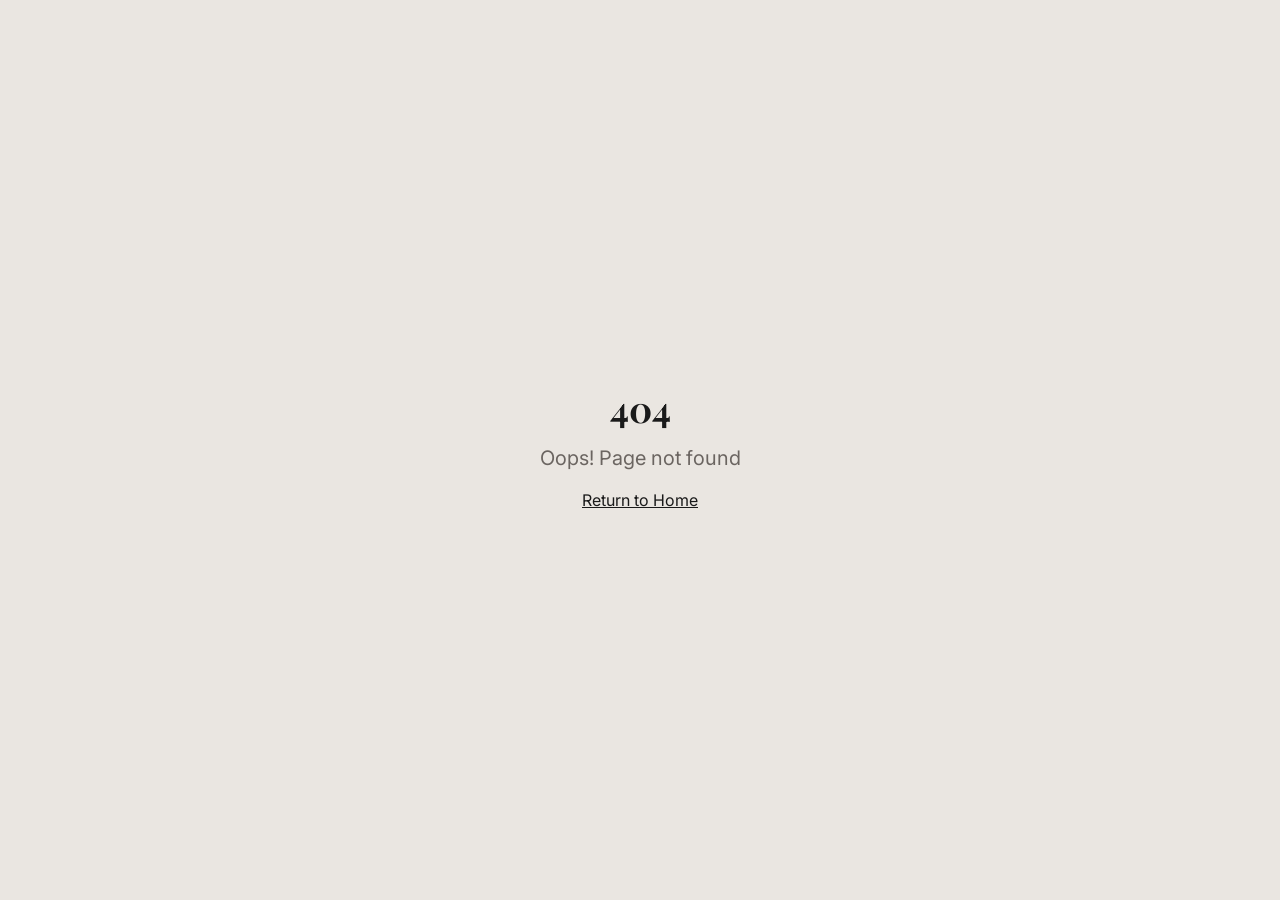
<file: aireport2025/index.html>
<!doctype html>
<html lang="en">
  <head>
    <meta charset="UTF-8" />
    <meta name="viewport" content="width=device-width, initial-scale=1.0" />
    <title>2025 AI Report - The Year Everything Changed</title>
    <meta name="description" content="A month-by-month look at 2025 AI launches and milestones, with links to the original announcements." />
    <meta name="author" content="AI Annual Report" />

    <meta property="og:title" content="2025 AI Report - The Year Everything Changed" />
    <meta property="og:description" content="A month-by-month look at 2025 AI launches and milestones, with links to the original announcements." />
    <meta property="og:type" content="website" />

    <meta name="twitter:card" content="summary_large_image" />

    <!-- Google Fonts: Playfair Display + Inter -->
    <link rel="preconnect" href="https://fonts.googleapis.com">
    <link rel="preconnect" href="https://fonts.gstatic.com" crossorigin>
    <link href="https://fonts.googleapis.com/css2?family=Inter:wght@300;400;500;600&family=Playfair+Display:ital,wght@0,400;0,500;0,600;0,700;1,400;1,500&display=swap" rel="stylesheet">
    <script type="module" crossorigin src="/aireport2025/assets/index-G0Sy4lK8.js"></script>
    <link rel="stylesheet" crossorigin href="/aireport2025/assets/index-CWHT-J30.css">
  </head>

  <body>
    <div id="root"></div>
  </body>
</html>
</file>
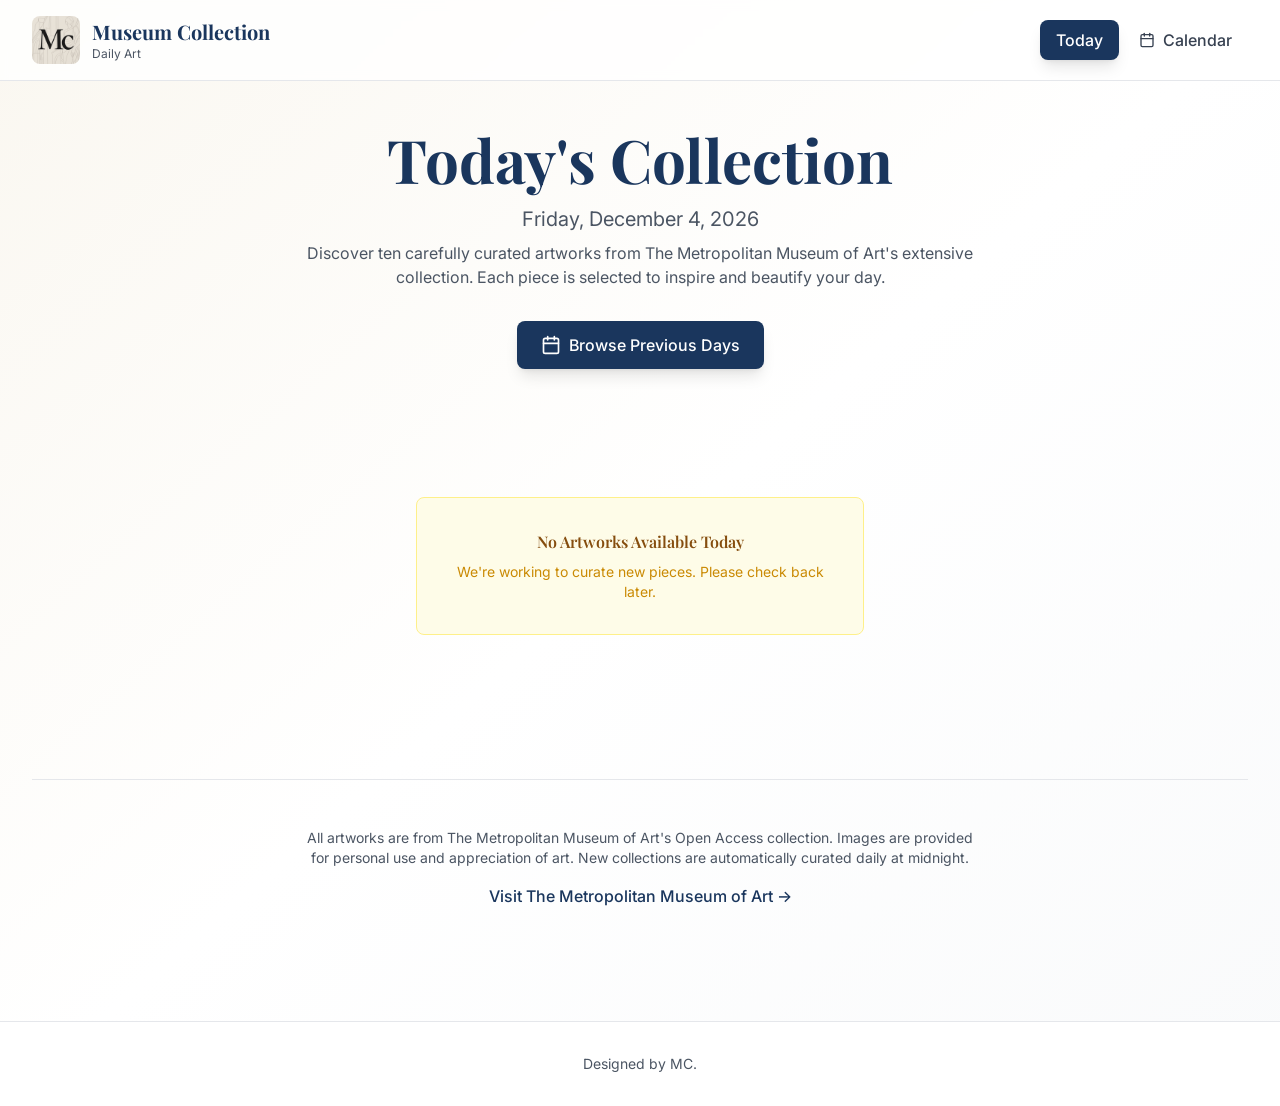
<file: daily-met-muse/index.html>
<!DOCTYPE html>
<html lang="en">
  <head>
    <meta charset="UTF-8" />
    <meta name="viewport" content="width=device-width, initial-scale=1.0" />
    <title>Museum Collection - Daily Art</title>
    <meta name="description" content="Discover 10 beautiful artworks daily from The Metropolitan Museum of Art's collection. Download high-quality images for your wallpaper collection." />
    <meta name="author" content="Charles Meng" />

    <meta property="og:title" content="Museum Collection - Daily Art" />
    <meta property="og:description" content="Discover 10 beautiful artworks daily from The Metropolitan Museum of Art's collection" />
    <meta property="og:type" content="website" />
    <meta property="og:image" content="https://lovable.dev/opengraph-image-p98pqg.png" />

    <meta name="twitter:card" content="summary_large_image" />
    <meta name="twitter:site" content="@lovable_dev" />
    <meta name="twitter:image" content="https://lovable.dev/opengraph-image-p98pqg.png" />
    
    <link rel="icon" href="/daily-met-muse/lovable-uploads/f364370a-da7b-4eac-942b-2fc26bcc90ac.png" type="image/png">
    
    <link rel="preconnect" href="https://fonts.googleapis.com">
    <link rel="preconnect" href="https://fonts.gservices.com" crossorigin>
    <link href="https://fonts.googleapis.com/css2?family=Playfair+Display:wght@400;500;600;700&family=Inter:wght@300;400;500;600&display=swap" rel="stylesheet">
    <script type="module" crossorigin src="/daily-met-muse/assets/index-DU9JA3Rl.js"></script>
    <link rel="stylesheet" crossorigin href="/daily-met-muse/assets/index-CMnfASYh.css">
  </head>

  <body>
    <div id="root"></div>
  </body>
</html>
</file>
<file: aireport2025/assets/index-CWHT-J30.css>
*,:before,:after{--tw-border-spacing-x: 0;--tw-border-spacing-y: 0;--tw-translate-x: 0;--tw-translate-y: 0;--tw-rotate: 0;--tw-skew-x: 0;--tw-skew-y: 0;--tw-scale-x: 1;--tw-scale-y: 1;--tw-pan-x: ;--tw-pan-y: ;--tw-pinch-zoom: ;--tw-scroll-snap-strictness: proximity;--tw-gradient-from-position: ;--tw-gradient-via-position: ;--tw-gradient-to-position: ;--tw-ordinal: ;--tw-slashed-zero: ;--tw-numeric-figure: ;--tw-numeric-spacing: ;--tw-numeric-fraction: ;--tw-ring-inset: ;--tw-ring-offset-width: 0px;--tw-ring-offset-color: #fff;--tw-ring-color: rgb(59 130 246 / .5);--tw-ring-offset-shadow: 0 0 #0000;--tw-ring-shadow: 0 0 #0000;--tw-shadow: 0 0 #0000;--tw-shadow-colored: 0 0 #0000;--tw-blur: ;--tw-brightness: ;--tw-contrast: ;--tw-grayscale: ;--tw-hue-rotate: ;--tw-invert: ;--tw-saturate: ;--tw-sepia: ;--tw-drop-shadow: ;--tw-backdrop-blur: ;--tw-backdrop-brightness: ;--tw-backdrop-contrast: ;--tw-backdrop-grayscale: ;--tw-backdrop-hue-rotate: ;--tw-backdrop-invert: ;--tw-backdrop-opacity: ;--tw-backdrop-saturate: ;--tw-backdrop-sepia: ;--tw-contain-size: ;--tw-contain-layout: ;--tw-contain-paint: ;--tw-contain-style: }::backdrop{--tw-border-spacing-x: 0;--tw-border-spacing-y: 0;--tw-translate-x: 0;--tw-translate-y: 0;--tw-rotate: 0;--tw-skew-x: 0;--tw-skew-y: 0;--tw-scale-x: 1;--tw-scale-y: 1;--tw-pan-x: ;--tw-pan-y: ;--tw-pinch-zoom: ;--tw-scroll-snap-strictness: proximity;--tw-gradient-from-position: ;--tw-gradient-via-position: ;--tw-gradient-to-position: ;--tw-ordinal: ;--tw-slashed-zero: ;--tw-numeric-figure: ;--tw-numeric-spacing: ;--tw-numeric-fraction: ;--tw-ring-inset: ;--tw-ring-offset-width: 0px;--tw-ring-offset-color: #fff;--tw-ring-color: rgb(59 130 246 / .5);--tw-ring-offset-shadow: 0 0 #0000;--tw-ring-shadow: 0 0 #0000;--tw-shadow: 0 0 #0000;--tw-shadow-colored: 0 0 #0000;--tw-blur: ;--tw-brightness: ;--tw-contrast: ;--tw-grayscale: ;--tw-hue-rotate: ;--tw-invert: ;--tw-saturate: ;--tw-sepia: ;--tw-drop-shadow: ;--tw-backdrop-blur: ;--tw-backdrop-brightness: ;--tw-backdrop-contrast: ;--tw-backdrop-grayscale: ;--tw-backdrop-hue-rotate: ;--tw-backdrop-invert: ;--tw-backdrop-opacity: ;--tw-backdrop-saturate: ;--tw-backdrop-sepia: ;--tw-contain-size: ;--tw-contain-layout: ;--tw-contain-paint: ;--tw-contain-style: }*,:before,:after{box-sizing:border-box;border-width:0;border-style:solid;border-color:#e5e7eb}:before,:after{--tw-content: ""}html,:host{line-height:1.5;-webkit-text-size-adjust:100%;-moz-tab-size:4;-o-tab-size:4;tab-size:4;font-family:Inter,sans-serif;font-feature-settings:normal;font-variation-settings:normal;-webkit-tap-highlight-color:transparent}body{margin:0;line-height:inherit}hr{height:0;color:inherit;border-top-width:1px}abbr:where([title]){-webkit-text-decoration:underline dotted;text-decoration:underline dotted}h1,h2,h3,h4,h5,h6{font-size:inherit;font-weight:inherit}a{color:inherit;text-decoration:inherit}b,strong{font-weight:bolder}code,kbd,samp,pre{font-family:ui-monospace,SFMono-Regular,Menlo,Monaco,Consolas,Liberation Mono,Courier New,monospace;font-feature-settings:normal;font-variation-settings:normal;font-size:1em}small{font-size:80%}sub,sup{font-size:75%;line-height:0;position:relative;vertical-align:baseline}sub{bottom:-.25em}sup{top:-.5em}table{text-indent:0;border-color:inherit;border-collapse:collapse}button,input,optgroup,select,textarea{font-family:inherit;font-feature-settings:inherit;font-variation-settings:inherit;font-size:100%;font-weight:inherit;line-height:inherit;letter-spacing:inherit;color:inherit;margin:0;padding:0}button,select{text-transform:none}button,input:where([type=button]),input:where([type=reset]),input:where([type=submit]){-webkit-appearance:button;background-color:transparent;background-image:none}:-moz-focusring{outline:auto}:-moz-ui-invalid{box-shadow:none}progress{vertical-align:baseline}::-webkit-inner-spin-button,::-webkit-outer-spin-button{height:auto}[type=search]{-webkit-appearance:textfield;outline-offset:-2px}::-webkit-search-decoration{-webkit-appearance:none}::-webkit-file-upload-button{-webkit-appearance:button;font:inherit}summary{display:list-item}blockquote,dl,dd,h1,h2,h3,h4,h5,h6,hr,figure,p,pre{margin:0}fieldset{margin:0;padding:0}legend{padding:0}ol,ul,menu{list-style:none;margin:0;padding:0}dialog{padding:0}textarea{resize:vertical}input::-moz-placeholder,textarea::-moz-placeholder{opacity:1;color:#9ca3af}input::placeholder,textarea::placeholder{opacity:1;color:#9ca3af}button,[role=button]{cursor:pointer}:disabled{cursor:default}img,svg,video,canvas,audio,iframe,embed,object{display:block;vertical-align:middle}img,video{max-width:100%;height:auto}[hidden]:where(:not([hidden=until-found])){display:none}:root{--background: 40 20% 97%;--foreground: 0 0% 10%;--card: 40 20% 97%;--card-foreground: 0 0% 10%;--popover: 40 20% 97%;--popover-foreground: 0 0% 10%;--primary: 0 0% 10%;--primary-foreground: 40 20% 97%;--secondary: 30 16% 90%;--secondary-foreground: 0 0% 10%;--muted: 30 16% 90%;--muted-foreground: 25 5% 40%;--accent: 43 65% 52%;--accent-foreground: 0 0% 100%;--destructive: 0 84% 60%;--destructive-foreground: 0 0% 100%;--border: 0 0% 10%;--input: 0 0% 10%;--ring: 43 65% 52%;--radius: 0px;--sidebar-background: 40 20% 97%;--sidebar-foreground: 0 0% 10%;--sidebar-primary: 0 0% 10%;--sidebar-primary-foreground: 40 20% 97%;--sidebar-accent: 30 16% 90%;--sidebar-accent-foreground: 0 0% 10%;--sidebar-border: 0 0% 10%;--sidebar-ring: 43 65% 52%}.dark{--background: 0 0% 10%;--foreground: 40 20% 97%;--card: 0 0% 10%;--card-foreground: 40 20% 97%;--popover: 0 0% 10%;--popover-foreground: 40 20% 97%;--primary: 40 20% 97%;--primary-foreground: 0 0% 10%;--secondary: 0 0% 15%;--secondary-foreground: 40 20% 97%;--muted: 0 0% 15%;--muted-foreground: 40 10% 70%;--accent: 43 65% 52%;--accent-foreground: 0 0% 10%;--destructive: 0 62% 30%;--destructive-foreground: 40 20% 97%;--border: 40 20% 97%;--input: 40 20% 97%;--ring: 43 65% 52%}*{border-color:hsl(var(--border))}html{scroll-behavior:smooth}body{background-color:hsl(var(--background));color:hsl(var(--foreground));-webkit-font-smoothing:antialiased;-moz-osx-font-smoothing:grayscale;font-family:Inter,sans-serif}h1,h2,h3,h4,h5,h6{font-family:Playfair Display,serif}.container{width:100%;margin-right:auto;margin-left:auto;padding-right:2rem;padding-left:2rem}@media (min-width: 1600px){.container{max-width:1600px}}.paper-texture{position:fixed;top:0;right:0;bottom:0;left:0;pointer-events:none;z-index:50;opacity:.02;background-image:url("data:image/svg+xml,%3Csvg viewBox='0 0 256 256' xmlns='http://www.w3.org/2000/svg'%3E%3Cfilter id='noiseFilter'%3E%3CfeTurbulence type='fractalNoise' baseFrequency='0.9' numOctaves='4' stitchTiles='stitch'/%3E%3C/filter%3E%3Crect width='100%25' height='100%25' filter='url(%23noiseFilter)'/%3E%3C/svg%3E")}.vertical-text{writing-mode:vertical-rl;text-orientation:mixed}.drop-cap:first-letter{float:left;font-family:Playfair Display,serif;font-size:4.5rem;line-height:.8;margin-right:.75rem;margin-top:.25rem;color:inherit}.editorial-image:hover,.group:hover .editorial-image{filter:grayscale(0%);transform:scale(1.05)}.sr-only{position:absolute;width:1px;height:1px;padding:0;margin:-1px;overflow:hidden;clip:rect(0,0,0,0);white-space:nowrap;border-width:0}.pointer-events-none{pointer-events:none}.pointer-events-auto{pointer-events:auto}.visible{visibility:visible}.invisible{visibility:hidden}.fixed{position:fixed}.absolute{position:absolute}.relative{position:relative}.sticky{position:sticky}.inset-0{top:0;right:0;bottom:0;left:0}.inset-x-0{left:0;right:0}.inset-y-0{top:0;bottom:0}.-bottom-12{bottom:-3rem}.-left-12{left:-3rem}.-right-12{right:-3rem}.-top-12{top:-3rem}.bottom-0{bottom:0}.bottom-20{bottom:5rem}.left-0{left:0}.left-1{left:.25rem}.left-1\/2{left:50%}.left-2{left:.5rem}.left-8{left:2rem}.left-\[50\%\]{left:50%}.right-0{right:0}.right-1{right:.25rem}.right-2{right:.5rem}.right-3{right:.75rem}.right-4{right:1rem}.right-8{right:2rem}.top-0{top:0}.top-1\.5{top:.375rem}.top-1\/2{top:50%}.top-2{top:.5rem}.top-3\.5{top:.875rem}.top-32{top:8rem}.top-4{top:1rem}.top-\[1px\]{top:1px}.top-\[50\%\]{top:50%}.top-\[60\%\]{top:60%}.top-full{top:100%}.z-10{z-index:10}.z-20{z-index:20}.z-40{z-index:40}.z-50{z-index:50}.z-\[100\]{z-index:100}.z-\[1\]{z-index:1}.float-left{float:left}.-mx-1{margin-left:-.25rem;margin-right:-.25rem}.mx-2{margin-left:.5rem;margin-right:.5rem}.mx-3\.5{margin-left:.875rem;margin-right:.875rem}.mx-auto{margin-left:auto;margin-right:auto}.my-0\.5{margin-top:.125rem;margin-bottom:.125rem}.my-1{margin-top:.25rem;margin-bottom:.25rem}.-ml-4{margin-left:-1rem}.-mt-4{margin-top:-1rem}.mb-1{margin-bottom:.25rem}.mb-16{margin-bottom:4rem}.mb-3{margin-bottom:.75rem}.mb-4{margin-bottom:1rem}.mb-6{margin-bottom:1.5rem}.mb-8{margin-bottom:2rem}.ml-1{margin-left:.25rem}.ml-12{margin-left:3rem}.ml-auto{margin-left:auto}.mr-2{margin-right:.5rem}.mr-3{margin-right:.75rem}.mt-0\.5{margin-top:.125rem}.mt-1{margin-top:.25rem}.mt-1\.5{margin-top:.375rem}.mt-12{margin-top:3rem}.mt-16{margin-top:4rem}.mt-2{margin-top:.5rem}.mt-24{margin-top:6rem}.mt-3{margin-top:.75rem}.mt-4{margin-top:1rem}.mt-6{margin-top:1.5rem}.mt-8{margin-top:2rem}.mt-auto{margin-top:auto}.block{display:block}.inline-block{display:inline-block}.flex{display:flex}.inline-flex{display:inline-flex}.table{display:table}.grid{display:grid}.hidden{display:none}.aspect-\[3\/4\]{aspect-ratio:3/4}.aspect-square{aspect-ratio:1 / 1}.aspect-video{aspect-ratio:16 / 9}.size-4{width:1rem;height:1rem}.h-1\.5{height:.375rem}.h-10{height:2.5rem}.h-11{height:2.75rem}.h-12{height:3rem}.h-2{height:.5rem}.h-2\.5{height:.625rem}.h-24{height:6rem}.h-3{height:.75rem}.h-3\.5{height:.875rem}.h-4{height:1rem}.h-5{height:1.25rem}.h-6{height:1.5rem}.h-7{height:1.75rem}.h-8{height:2rem}.h-9{height:2.25rem}.h-\[1px\]{height:1px}.h-\[var\(--radix-navigation-menu-viewport-height\)\]{height:var(--radix-navigation-menu-viewport-height)}.h-\[var\(--radix-select-trigger-height\)\]{height:var(--radix-select-trigger-height)}.h-auto{height:auto}.h-full{height:100%}.h-px{height:1px}.h-svh{height:100svh}.max-h-96{max-height:24rem}.max-h-\[300px\]{max-height:300px}.max-h-screen{max-height:100vh}.min-h-0{min-height:0px}.min-h-\[80px\]{min-height:80px}.min-h-screen{min-height:100vh}.min-h-svh{min-height:100svh}.w-0{width:0px}.w-1{width:.25rem}.w-10{width:2.5rem}.w-11{width:2.75rem}.w-2{width:.5rem}.w-2\.5{width:.625rem}.w-24{width:6rem}.w-3{width:.75rem}.w-3\.5{width:.875rem}.w-3\/4{width:75%}.w-32{width:8rem}.w-4{width:1rem}.w-5{width:1.25rem}.w-64{width:16rem}.w-7{width:1.75rem}.w-72{width:18rem}.w-8{width:2rem}.w-9{width:2.25rem}.w-\[--sidebar-width\]{width:var(--sidebar-width)}.w-\[100px\]{width:100px}.w-\[1px\]{width:1px}.w-auto{width:auto}.w-full{width:100%}.w-max{width:-moz-max-content;width:max-content}.w-px{width:1px}.min-w-0{min-width:0px}.min-w-5{min-width:1.25rem}.min-w-\[12rem\]{min-width:12rem}.min-w-\[8rem\]{min-width:8rem}.min-w-\[var\(--radix-select-trigger-width\)\]{min-width:var(--radix-select-trigger-width)}.max-w-\[--skeleton-width\]{max-width:var(--skeleton-width)}.max-w-\[100px\]{max-width:100px}.max-w-\[1600px\]{max-width:1600px}.max-w-lg{max-width:32rem}.max-w-max{max-width:-moz-max-content;max-width:max-content}.max-w-md{max-width:28rem}.max-w-xl{max-width:36rem}.flex-1{flex:1 1 0%}.shrink-0{flex-shrink:0}.grow{flex-grow:1}.grow-0{flex-grow:0}.basis-full{flex-basis:100%}.caption-bottom{caption-side:bottom}.border-collapse{border-collapse:collapse}.-translate-x-1\/2{--tw-translate-x: -50%;transform:translate(var(--tw-translate-x),var(--tw-translate-y)) rotate(var(--tw-rotate)) skew(var(--tw-skew-x)) skewY(var(--tw-skew-y)) scaleX(var(--tw-scale-x)) scaleY(var(--tw-scale-y))}.-translate-x-px{--tw-translate-x: -1px;transform:translate(var(--tw-translate-x),var(--tw-translate-y)) rotate(var(--tw-rotate)) skew(var(--tw-skew-x)) skewY(var(--tw-skew-y)) scaleX(var(--tw-scale-x)) scaleY(var(--tw-scale-y))}.-translate-y-1\/2{--tw-translate-y: -50%;transform:translate(var(--tw-translate-x),var(--tw-translate-y)) rotate(var(--tw-rotate)) skew(var(--tw-skew-x)) skewY(var(--tw-skew-y)) scaleX(var(--tw-scale-x)) scaleY(var(--tw-scale-y))}.translate-x-0{--tw-translate-x: 0px;transform:translate(var(--tw-translate-x),var(--tw-translate-y)) rotate(var(--tw-rotate)) skew(var(--tw-skew-x)) skewY(var(--tw-skew-y)) scaleX(var(--tw-scale-x)) scaleY(var(--tw-scale-y))}.translate-x-8{--tw-translate-x: 2rem;transform:translate(var(--tw-translate-x),var(--tw-translate-y)) rotate(var(--tw-rotate)) skew(var(--tw-skew-x)) skewY(var(--tw-skew-y)) scaleX(var(--tw-scale-x)) scaleY(var(--tw-scale-y))}.translate-x-\[-50\%\]{--tw-translate-x: -50%;transform:translate(var(--tw-translate-x),var(--tw-translate-y)) rotate(var(--tw-rotate)) skew(var(--tw-skew-x)) skewY(var(--tw-skew-y)) scaleX(var(--tw-scale-x)) scaleY(var(--tw-scale-y))}.translate-x-px{--tw-translate-x: 1px;transform:translate(var(--tw-translate-x),var(--tw-translate-y)) rotate(var(--tw-rotate)) skew(var(--tw-skew-x)) skewY(var(--tw-skew-y)) scaleX(var(--tw-scale-x)) scaleY(var(--tw-scale-y))}.translate-y-0{--tw-translate-y: 0px;transform:translate(var(--tw-translate-x),var(--tw-translate-y)) rotate(var(--tw-rotate)) skew(var(--tw-skew-x)) skewY(var(--tw-skew-y)) scaleX(var(--tw-scale-x)) scaleY(var(--tw-scale-y))}.translate-y-12{--tw-translate-y: 3rem;transform:translate(var(--tw-translate-x),var(--tw-translate-y)) rotate(var(--tw-rotate)) skew(var(--tw-skew-x)) skewY(var(--tw-skew-y)) scaleX(var(--tw-scale-x)) scaleY(var(--tw-scale-y))}.translate-y-4{--tw-translate-y: 1rem;transform:translate(var(--tw-translate-x),var(--tw-translate-y)) rotate(var(--tw-rotate)) skew(var(--tw-skew-x)) skewY(var(--tw-skew-y)) scaleX(var(--tw-scale-x)) scaleY(var(--tw-scale-y))}.translate-y-8{--tw-translate-y: 2rem;transform:translate(var(--tw-translate-x),var(--tw-translate-y)) rotate(var(--tw-rotate)) skew(var(--tw-skew-x)) skewY(var(--tw-skew-y)) scaleX(var(--tw-scale-x)) scaleY(var(--tw-scale-y))}.translate-y-\[-50\%\]{--tw-translate-y: -50%;transform:translate(var(--tw-translate-x),var(--tw-translate-y)) rotate(var(--tw-rotate)) skew(var(--tw-skew-x)) skewY(var(--tw-skew-y)) scaleX(var(--tw-scale-x)) scaleY(var(--tw-scale-y))}.rotate-45{--tw-rotate: 45deg;transform:translate(var(--tw-translate-x),var(--tw-translate-y)) rotate(var(--tw-rotate)) skew(var(--tw-skew-x)) skewY(var(--tw-skew-y)) scaleX(var(--tw-scale-x)) scaleY(var(--tw-scale-y))}.rotate-90{--tw-rotate: 90deg;transform:translate(var(--tw-translate-x),var(--tw-translate-y)) rotate(var(--tw-rotate)) skew(var(--tw-skew-x)) skewY(var(--tw-skew-y)) scaleX(var(--tw-scale-x)) scaleY(var(--tw-scale-y))}.transform{transform:translate(var(--tw-translate-x),var(--tw-translate-y)) rotate(var(--tw-rotate)) skew(var(--tw-skew-x)) skewY(var(--tw-skew-y)) scaleX(var(--tw-scale-x)) scaleY(var(--tw-scale-y))}@keyframes counter-spin{0%{opacity:.3}50%{opacity:1}to{opacity:.3}}.animate-counter-spin{animation:counter-spin .15s ease-in-out}@keyframes pulse{50%{opacity:.5}}.animate-pulse{animation:pulse 2s cubic-bezier(.4,0,.6,1) infinite}.cursor-default{cursor:default}.cursor-pointer{cursor:pointer}.touch-none{touch-action:none}.select-none{-webkit-user-select:none;-moz-user-select:none;user-select:none}.list-none{list-style-type:none}.grid-cols-1{grid-template-columns:repeat(1,minmax(0,1fr))}.grid-cols-2{grid-template-columns:repeat(2,minmax(0,1fr))}.flex-row{flex-direction:row}.flex-row-reverse{flex-direction:row-reverse}.flex-col{flex-direction:column}.flex-col-reverse{flex-direction:column-reverse}.flex-wrap{flex-wrap:wrap}.items-start{align-items:flex-start}.items-end{align-items:flex-end}.items-center{align-items:center}.items-baseline{align-items:baseline}.items-stretch{align-items:stretch}.justify-start{justify-content:flex-start}.justify-end{justify-content:flex-end}.justify-center{justify-content:center}.justify-between{justify-content:space-between}.gap-1{gap:.25rem}.gap-1\.5{gap:.375rem}.gap-12{gap:3rem}.gap-2{gap:.5rem}.gap-3{gap:.75rem}.gap-4{gap:1rem}.gap-6{gap:1.5rem}.gap-8{gap:2rem}.space-x-1>:not([hidden])~:not([hidden]){--tw-space-x-reverse: 0;margin-right:calc(.25rem * var(--tw-space-x-reverse));margin-left:calc(.25rem * calc(1 - var(--tw-space-x-reverse)))}.space-x-4>:not([hidden])~:not([hidden]){--tw-space-x-reverse: 0;margin-right:calc(1rem * var(--tw-space-x-reverse));margin-left:calc(1rem * calc(1 - var(--tw-space-x-reverse)))}.space-y-1>:not([hidden])~:not([hidden]){--tw-space-y-reverse: 0;margin-top:calc(.25rem * calc(1 - var(--tw-space-y-reverse)));margin-bottom:calc(.25rem * var(--tw-space-y-reverse))}.space-y-1\.5>:not([hidden])~:not([hidden]){--tw-space-y-reverse: 0;margin-top:calc(.375rem * calc(1 - var(--tw-space-y-reverse)));margin-bottom:calc(.375rem * var(--tw-space-y-reverse))}.space-y-12>:not([hidden])~:not([hidden]){--tw-space-y-reverse: 0;margin-top:calc(3rem * calc(1 - var(--tw-space-y-reverse)));margin-bottom:calc(3rem * var(--tw-space-y-reverse))}.space-y-2>:not([hidden])~:not([hidden]){--tw-space-y-reverse: 0;margin-top:calc(.5rem * calc(1 - var(--tw-space-y-reverse)));margin-bottom:calc(.5rem * var(--tw-space-y-reverse))}.space-y-4>:not([hidden])~:not([hidden]){--tw-space-y-reverse: 0;margin-top:calc(1rem * calc(1 - var(--tw-space-y-reverse)));margin-bottom:calc(1rem * var(--tw-space-y-reverse))}.space-y-6>:not([hidden])~:not([hidden]){--tw-space-y-reverse: 0;margin-top:calc(1.5rem * calc(1 - var(--tw-space-y-reverse)));margin-bottom:calc(1.5rem * var(--tw-space-y-reverse))}.space-y-8>:not([hidden])~:not([hidden]){--tw-space-y-reverse: 0;margin-top:calc(2rem * calc(1 - var(--tw-space-y-reverse)));margin-bottom:calc(2rem * var(--tw-space-y-reverse))}.overflow-auto{overflow:auto}.overflow-hidden{overflow:hidden}.overflow-y-auto{overflow-y:auto}.overflow-x-hidden{overflow-x:hidden}.whitespace-nowrap{white-space:nowrap}.break-words{overflow-wrap:break-word}.rounded{border-radius:.25rem}.rounded-\[2px\]{border-radius:2px}.rounded-\[inherit\]{border-radius:inherit}.rounded-full{border-radius:9999px}.rounded-lg,.rounded-md,.rounded-sm{border-radius:var(--radius)}.rounded-t-\[10px\]{border-top-left-radius:10px;border-top-right-radius:10px}.rounded-tl-sm{border-top-left-radius:var(--radius)}.border{border-width:1px}.border-2{border-width:2px}.border-\[1\.5px\]{border-width:1.5px}.border-y{border-top-width:1px;border-bottom-width:1px}.border-b{border-bottom-width:1px}.border-l{border-left-width:1px}.border-r{border-right-width:1px}.border-t{border-top-width:1px}.border-t-4{border-top-width:4px}.border-dashed{border-style:dashed}.border-\[--color-border\]{border-color:var(--color-border)}.border-accent{border-color:hsl(var(--accent))}.border-border\/50{border-color:hsl(var(--border) / .5)}.border-destructive{border-color:hsl(var(--destructive))}.border-destructive\/50{border-color:hsl(var(--destructive) / .5)}.border-foreground{border-color:hsl(var(--foreground))}.border-foreground\/10{border-color:hsl(var(--foreground) / .1)}.border-foreground\/20{border-color:hsl(var(--foreground) / .2)}.border-input{border-color:hsl(var(--input))}.border-primary{border-color:hsl(var(--primary))}.border-primary-foreground\/10{border-color:hsl(var(--primary-foreground) / .1)}.border-primary-foreground\/20{border-color:hsl(var(--primary-foreground) / .2)}.border-sidebar-border{border-color:hsl(var(--sidebar-border))}.border-transparent{border-color:transparent}.border-l-transparent{border-left-color:transparent}.border-t-transparent{border-top-color:transparent}.bg-\[--color-bg\]{background-color:var(--color-bg)}.bg-accent{background-color:hsl(var(--accent))}.bg-accent\/20{background-color:hsl(var(--accent) / .2)}.bg-amber-300{--tw-bg-opacity: 1;background-color:rgb(252 211 77 / var(--tw-bg-opacity, 1))}.bg-amber-600{--tw-bg-opacity: 1;background-color:rgb(217 119 6 / var(--tw-bg-opacity, 1))}.bg-background{background-color:hsl(var(--background))}.bg-black\/80{background-color:#000c}.bg-border{background-color:hsl(var(--border))}.bg-card{background-color:hsl(var(--card))}.bg-destructive{background-color:hsl(var(--destructive))}.bg-foreground{background-color:hsl(var(--foreground))}.bg-foreground\/10{background-color:hsl(var(--foreground) / .1)}.bg-foreground\/20{background-color:hsl(var(--foreground) / .2)}.bg-foreground\/40{background-color:hsl(var(--foreground) / .4)}.bg-foreground\/\[0\.08\]{background-color:hsl(var(--foreground) / .08)}.bg-muted{background-color:hsl(var(--muted))}.bg-muted\/50{background-color:hsl(var(--muted) / .5)}.bg-popover{background-color:hsl(var(--popover))}.bg-primary{background-color:hsl(var(--primary))}.bg-primary-foreground\/10{background-color:hsl(var(--primary-foreground) / .1)}.bg-secondary{background-color:hsl(var(--secondary))}.bg-secondary\/30{background-color:hsl(var(--secondary) / .3)}.bg-sidebar{background-color:hsl(var(--sidebar-background))}.bg-sidebar-border{background-color:hsl(var(--sidebar-border))}.bg-transparent{background-color:transparent}.fill-current{fill:currentColor}.object-cover{-o-object-fit:cover;object-fit:cover}.p-0{padding:0}.p-1{padding:.25rem}.p-2{padding:.5rem}.p-3{padding:.75rem}.p-4{padding:1rem}.p-6{padding:1.5rem}.p-8{padding:2rem}.p-\[1px\]{padding:1px}.px-1{padding-left:.25rem;padding-right:.25rem}.px-16{padding-left:4rem;padding-right:4rem}.px-2{padding-left:.5rem;padding-right:.5rem}.px-2\.5{padding-left:.625rem;padding-right:.625rem}.px-3{padding-left:.75rem;padding-right:.75rem}.px-4{padding-left:1rem;padding-right:1rem}.px-5{padding-left:1.25rem;padding-right:1.25rem}.px-8{padding-left:2rem;padding-right:2rem}.py-0\.5{padding-top:.125rem;padding-bottom:.125rem}.py-1{padding-top:.25rem;padding-bottom:.25rem}.py-1\.5{padding-top:.375rem;padding-bottom:.375rem}.py-16{padding-top:4rem;padding-bottom:4rem}.py-2{padding-top:.5rem;padding-bottom:.5rem}.py-24{padding-top:6rem;padding-bottom:6rem}.py-3{padding-top:.75rem;padding-bottom:.75rem}.py-4{padding-top:1rem;padding-bottom:1rem}.py-6{padding-top:1.5rem;padding-bottom:1.5rem}.pb-1{padding-bottom:.25rem}.pb-20{padding-bottom:5rem}.pb-3{padding-bottom:.75rem}.pb-4{padding-bottom:1rem}.pl-1{padding-left:.25rem}.pl-2\.5{padding-left:.625rem}.pl-4{padding-left:1rem}.pl-8{padding-left:2rem}.pr-1{padding-right:.25rem}.pr-2{padding-right:.5rem}.pr-2\.5{padding-right:.625rem}.pr-8{padding-right:2rem}.pt-0{padding-top:0}.pt-1{padding-top:.25rem}.pt-3{padding-top:.75rem}.pt-4{padding-top:1rem}.pt-6{padding-top:1.5rem}.pt-8{padding-top:2rem}.text-left{text-align:left}.text-center{text-align:center}.text-right{text-align:right}.align-middle{vertical-align:middle}.font-mono{font-family:ui-monospace,SFMono-Regular,Menlo,Monaco,Consolas,Liberation Mono,Courier New,monospace}.font-serif{font-family:Playfair Display,serif}.text-2xl{font-size:1.5rem;line-height:2rem}.text-3xl{font-size:1.875rem;line-height:2.25rem}.text-4xl{font-size:2.25rem;line-height:2.5rem}.text-5xl{font-size:3rem;line-height:1}.text-6xl{font-size:3.75rem;line-height:1}.text-\[0\.8rem\]{font-size:.8rem}.text-\[10px\]{font-size:10px}.text-\[8px\]{font-size:8px}.text-\[8rem\]{font-size:8rem}.text-base{font-size:1rem;line-height:1.5rem}.text-lg{font-size:1.125rem;line-height:1.75rem}.text-sm{font-size:.875rem;line-height:1.25rem}.text-xl{font-size:1.25rem;line-height:1.75rem}.text-xs{font-size:.75rem;line-height:1rem}.font-bold{font-weight:700}.font-medium{font-weight:500}.font-normal{font-weight:400}.font-semibold{font-weight:600}.uppercase{text-transform:uppercase}.italic{font-style:italic}.tabular-nums{--tw-numeric-spacing: tabular-nums;font-variant-numeric:var(--tw-ordinal) var(--tw-slashed-zero) var(--tw-numeric-figure) var(--tw-numeric-spacing) var(--tw-numeric-fraction)}.leading-\[0\.8\]{line-height:.8}.leading-none{line-height:1}.leading-relaxed{line-height:1.625}.leading-tight{line-height:1.25}.tracking-tight{letter-spacing:-.025em}.tracking-widest{letter-spacing:.1em}.text-accent{color:hsl(var(--accent))}.text-accent-foreground{color:hsl(var(--accent-foreground))}.text-card-foreground{color:hsl(var(--card-foreground))}.text-current{color:currentColor}.text-destructive{color:hsl(var(--destructive))}.text-destructive-foreground{color:hsl(var(--destructive-foreground))}.text-foreground{color:hsl(var(--foreground))}.text-foreground\/10{color:hsl(var(--foreground) / .1)}.text-foreground\/50{color:hsl(var(--foreground) / .5)}.text-foreground\/80{color:hsl(var(--foreground) / .8)}.text-foreground\/90{color:hsl(var(--foreground) / .9)}.text-muted-foreground{color:hsl(var(--muted-foreground))}.text-popover-foreground{color:hsl(var(--popover-foreground))}.text-primary{color:hsl(var(--primary))}.text-primary-foreground{color:hsl(var(--primary-foreground))}.text-primary-foreground\/40{color:hsl(var(--primary-foreground) / .4)}.text-primary-foreground\/60{color:hsl(var(--primary-foreground) / .6)}.text-primary-foreground\/70{color:hsl(var(--primary-foreground) / .7)}.text-primary-foreground\/80{color:hsl(var(--primary-foreground) / .8)}.text-secondary-foreground{color:hsl(var(--secondary-foreground))}.text-sidebar-foreground{color:hsl(var(--sidebar-foreground))}.text-sidebar-foreground\/70{color:hsl(var(--sidebar-foreground) / .7)}.underline{text-decoration-line:underline}.underline-offset-4{text-underline-offset:4px}.opacity-0{opacity:0}.opacity-100{opacity:1}.opacity-20{opacity:.2}.opacity-50{opacity:.5}.opacity-60{opacity:.6}.opacity-70{opacity:.7}.opacity-90{opacity:.9}.shadow{--tw-shadow: 0 1px 3px 0 rgb(0 0 0 / .1), 0 1px 2px -1px rgb(0 0 0 / .1);--tw-shadow-colored: 0 1px 3px 0 var(--tw-shadow-color), 0 1px 2px -1px var(--tw-shadow-color);box-shadow:var(--tw-ring-offset-shadow, 0 0 #0000),var(--tw-ring-shadow, 0 0 #0000),var(--tw-shadow)}.shadow-\[0_0_0_1px_hsl\(var\(--sidebar-border\)\)\]{--tw-shadow: 0 0 0 1px hsl(var(--sidebar-border));--tw-shadow-colored: 0 0 0 1px var(--tw-shadow-color);box-shadow:var(--tw-ring-offset-shadow, 0 0 #0000),var(--tw-ring-shadow, 0 0 #0000),var(--tw-shadow)}.shadow-\[inset_0_0_0_1px_rgba\(0\,0\,0\,0\.06\)\]{--tw-shadow: inset 0 0 0 1px rgba(0,0,0,.06);--tw-shadow-colored: inset 0 0 0 1px var(--tw-shadow-color);box-shadow:var(--tw-ring-offset-shadow, 0 0 #0000),var(--tw-ring-shadow, 0 0 #0000),var(--tw-shadow)}.shadow-lg{--tw-shadow: 0 10px 15px -3px rgb(0 0 0 / .1), 0 4px 6px -4px rgb(0 0 0 / .1);--tw-shadow-colored: 0 10px 15px -3px var(--tw-shadow-color), 0 4px 6px -4px var(--tw-shadow-color);box-shadow:var(--tw-ring-offset-shadow, 0 0 #0000),var(--tw-ring-shadow, 0 0 #0000),var(--tw-shadow)}.shadow-md{--tw-shadow: 0 4px 6px -1px rgb(0 0 0 / .1), 0 2px 4px -2px rgb(0 0 0 / .1);--tw-shadow-colored: 0 4px 6px -1px var(--tw-shadow-color), 0 2px 4px -2px var(--tw-shadow-color);box-shadow:var(--tw-ring-offset-shadow, 0 0 #0000),var(--tw-ring-shadow, 0 0 #0000),var(--tw-shadow)}.shadow-none{--tw-shadow: 0 0 #0000;--tw-shadow-colored: 0 0 #0000;box-shadow:var(--tw-ring-offset-shadow, 0 0 #0000),var(--tw-ring-shadow, 0 0 #0000),var(--tw-shadow)}.shadow-sm{--tw-shadow: 0 1px 2px 0 rgb(0 0 0 / .05);--tw-shadow-colored: 0 1px 2px 0 var(--tw-shadow-color);box-shadow:var(--tw-ring-offset-shadow, 0 0 #0000),var(--tw-ring-shadow, 0 0 #0000),var(--tw-shadow)}.shadow-xl{--tw-shadow: 0 20px 25px -5px rgb(0 0 0 / .1), 0 8px 10px -6px rgb(0 0 0 / .1);--tw-shadow-colored: 0 20px 25px -5px var(--tw-shadow-color), 0 8px 10px -6px var(--tw-shadow-color);box-shadow:var(--tw-ring-offset-shadow, 0 0 #0000),var(--tw-ring-shadow, 0 0 #0000),var(--tw-shadow)}.outline-none{outline:2px solid transparent;outline-offset:2px}.outline{outline-style:solid}.ring-0{--tw-ring-offset-shadow: var(--tw-ring-inset) 0 0 0 var(--tw-ring-offset-width) var(--tw-ring-offset-color);--tw-ring-shadow: var(--tw-ring-inset) 0 0 0 calc(0px + var(--tw-ring-offset-width)) var(--tw-ring-color);box-shadow:var(--tw-ring-offset-shadow),var(--tw-ring-shadow),var(--tw-shadow, 0 0 #0000)}.ring-2{--tw-ring-offset-shadow: var(--tw-ring-inset) 0 0 0 var(--tw-ring-offset-width) var(--tw-ring-offset-color);--tw-ring-shadow: var(--tw-ring-inset) 0 0 0 calc(2px + var(--tw-ring-offset-width)) var(--tw-ring-color);box-shadow:var(--tw-ring-offset-shadow),var(--tw-ring-shadow),var(--tw-shadow, 0 0 #0000)}.ring-accent{--tw-ring-color: hsl(var(--accent))}.ring-ring{--tw-ring-color: hsl(var(--ring))}.ring-sidebar-ring{--tw-ring-color: hsl(var(--sidebar-ring))}.ring-offset-1{--tw-ring-offset-width: 1px}.ring-offset-background{--tw-ring-offset-color: hsl(var(--background))}.ring-offset-primary{--tw-ring-offset-color: hsl(var(--primary))}.filter{filter:var(--tw-blur) var(--tw-brightness) var(--tw-contrast) var(--tw-grayscale) var(--tw-hue-rotate) var(--tw-invert) var(--tw-saturate) var(--tw-sepia) var(--tw-drop-shadow)}.transition{transition-property:color,background-color,border-color,text-decoration-color,fill,stroke,opacity,box-shadow,transform,filter,-webkit-backdrop-filter;transition-property:color,background-color,border-color,text-decoration-color,fill,stroke,opacity,box-shadow,transform,filter,backdrop-filter;transition-property:color,background-color,border-color,text-decoration-color,fill,stroke,opacity,box-shadow,transform,filter,backdrop-filter,-webkit-backdrop-filter;transition-timing-function:cubic-bezier(.4,0,.2,1);transition-duration:.15s}.transition-\[left\,right\,width\]{transition-property:left,right,width;transition-timing-function:cubic-bezier(.4,0,.2,1);transition-duration:.15s}.transition-\[margin\,opa\]{transition-property:margin,opa;transition-timing-function:cubic-bezier(.4,0,.2,1);transition-duration:.15s}.transition-\[width\,height\,padding\]{transition-property:width,height,padding;transition-timing-function:cubic-bezier(.4,0,.2,1);transition-duration:.15s}.transition-\[width\]{transition-property:width;transition-timing-function:cubic-bezier(.4,0,.2,1);transition-duration:.15s}.transition-all{transition-property:all;transition-timing-function:cubic-bezier(.4,0,.2,1);transition-duration:.15s}.transition-colors{transition-property:color,background-color,border-color,text-decoration-color,fill,stroke;transition-timing-function:cubic-bezier(.4,0,.2,1);transition-duration:.15s}.transition-opacity{transition-property:opacity;transition-timing-function:cubic-bezier(.4,0,.2,1);transition-duration:.15s}.transition-transform{transition-property:transform;transition-timing-function:cubic-bezier(.4,0,.2,1);transition-duration:.15s}.duration-100{transition-duration:.1s}.duration-1000{transition-duration:1s}.duration-200{transition-duration:.2s}.duration-300{transition-duration:.3s}.duration-500{transition-duration:.5s}.duration-700{transition-duration:.7s}.ease-in-out{transition-timing-function:cubic-bezier(.4,0,.2,1)}.ease-linear{transition-timing-function:linear}@keyframes enter{0%{opacity:var(--tw-enter-opacity, 1);transform:translate3d(var(--tw-enter-translate-x, 0),var(--tw-enter-translate-y, 0),0) scale3d(var(--tw-enter-scale, 1),var(--tw-enter-scale, 1),var(--tw-enter-scale, 1)) rotate(var(--tw-enter-rotate, 0))}}@keyframes exit{to{opacity:var(--tw-exit-opacity, 1);transform:translate3d(var(--tw-exit-translate-x, 0),var(--tw-exit-translate-y, 0),0) scale3d(var(--tw-exit-scale, 1),var(--tw-exit-scale, 1),var(--tw-exit-scale, 1)) rotate(var(--tw-exit-rotate, 0))}}.animate-in{animation-name:enter;animation-duration:.15s;--tw-enter-opacity: initial;--tw-enter-scale: initial;--tw-enter-rotate: initial;--tw-enter-translate-x: initial;--tw-enter-translate-y: initial}.fade-in-0{--tw-enter-opacity: 0}.fade-in-80{--tw-enter-opacity: .8}.zoom-in-95{--tw-enter-scale: .95}.duration-100{animation-duration:.1s}.duration-1000{animation-duration:1s}.duration-200{animation-duration:.2s}.duration-300{animation-duration:.3s}.duration-500{animation-duration:.5s}.duration-700{animation-duration:.7s}.ease-in-out{animation-timing-function:cubic-bezier(.4,0,.2,1)}.ease-linear{animation-timing-function:linear}.ease-luxury{animation-timing-function:cubic-bezier(.25,.46,.45,.94)}.ease-luxury{transition-timing-function:cubic-bezier(.25,.46,.45,.94)}.tracking-luxury{letter-spacing:.25em}.leading-headline{line-height:.9}.file\:border-0::file-selector-button{border-width:0px}.file\:bg-transparent::file-selector-button{background-color:transparent}.file\:text-sm::file-selector-button{font-size:.875rem;line-height:1.25rem}.file\:font-medium::file-selector-button{font-weight:500}.file\:text-foreground::file-selector-button{color:hsl(var(--foreground))}.placeholder\:text-muted-foreground::-moz-placeholder{color:hsl(var(--muted-foreground))}.placeholder\:text-muted-foreground::placeholder{color:hsl(var(--muted-foreground))}.after\:absolute:after{content:var(--tw-content);position:absolute}.after\:-inset-2:after{content:var(--tw-content);top:-.5rem;right:-.5rem;bottom:-.5rem;left:-.5rem}.after\:inset-y-0:after{content:var(--tw-content);top:0;bottom:0}.after\:left-1\/2:after{content:var(--tw-content);left:50%}.after\:w-1:after{content:var(--tw-content);width:.25rem}.after\:w-\[2px\]:after{content:var(--tw-content);width:2px}.after\:-translate-x-1\/2:after{content:var(--tw-content);--tw-translate-x: -50%;transform:translate(var(--tw-translate-x),var(--tw-translate-y)) rotate(var(--tw-rotate)) skew(var(--tw-skew-x)) skewY(var(--tw-skew-y)) scaleX(var(--tw-scale-x)) scaleY(var(--tw-scale-y))}.first\:rounded-l-md:first-child{border-top-left-radius:var(--radius);border-bottom-left-radius:var(--radius)}.first\:border-l:first-child{border-left-width:1px}.last\:rounded-r-md:last-child{border-top-right-radius:var(--radius);border-bottom-right-radius:var(--radius)}.focus-within\:relative:focus-within{position:relative}.focus-within\:z-20:focus-within{z-index:20}.hover\:bg-accent:hover{background-color:hsl(var(--accent))}.hover\:bg-destructive\/80:hover{background-color:hsl(var(--destructive) / .8)}.hover\:bg-destructive\/90:hover{background-color:hsl(var(--destructive) / .9)}.hover\:bg-muted:hover{background-color:hsl(var(--muted))}.hover\:bg-muted\/50:hover{background-color:hsl(var(--muted) / .5)}.hover\:bg-primary:hover{background-color:hsl(var(--primary))}.hover\:bg-primary\/80:hover{background-color:hsl(var(--primary) / .8)}.hover\:bg-primary\/90:hover{background-color:hsl(var(--primary) / .9)}.hover\:bg-secondary:hover{background-color:hsl(var(--secondary))}.hover\:bg-secondary\/50:hover{background-color:hsl(var(--secondary) / .5)}.hover\:bg-secondary\/80:hover{background-color:hsl(var(--secondary) / .8)}.hover\:bg-sidebar-accent:hover{background-color:hsl(var(--sidebar-accent))}.hover\:text-accent:hover{color:hsl(var(--accent))}.hover\:text-accent-foreground:hover{color:hsl(var(--accent-foreground))}.hover\:text-foreground:hover{color:hsl(var(--foreground))}.hover\:text-muted-foreground:hover{color:hsl(var(--muted-foreground))}.hover\:text-primary-foreground:hover{color:hsl(var(--primary-foreground))}.hover\:text-primary\/90:hover{color:hsl(var(--primary) / .9)}.hover\:text-sidebar-accent-foreground:hover{color:hsl(var(--sidebar-accent-foreground))}.hover\:underline:hover{text-decoration-line:underline}.hover\:opacity-100:hover{opacity:1}.hover\:shadow-\[0_0_0_1px_hsl\(var\(--sidebar-accent\)\)\]:hover{--tw-shadow: 0 0 0 1px hsl(var(--sidebar-accent));--tw-shadow-colored: 0 0 0 1px var(--tw-shadow-color);box-shadow:var(--tw-ring-offset-shadow, 0 0 #0000),var(--tw-ring-shadow, 0 0 #0000),var(--tw-shadow)}.hover\:after\:bg-sidebar-border:hover:after{content:var(--tw-content);background-color:hsl(var(--sidebar-border))}.focus\:bg-accent:focus{background-color:hsl(var(--accent))}.focus\:bg-primary:focus{background-color:hsl(var(--primary))}.focus\:text-accent-foreground:focus{color:hsl(var(--accent-foreground))}.focus\:text-primary-foreground:focus{color:hsl(var(--primary-foreground))}.focus\:opacity-100:focus{opacity:1}.focus\:outline-none:focus{outline:2px solid transparent;outline-offset:2px}.focus\:ring-2:focus{--tw-ring-offset-shadow: var(--tw-ring-inset) 0 0 0 var(--tw-ring-offset-width) var(--tw-ring-offset-color);--tw-ring-shadow: var(--tw-ring-inset) 0 0 0 calc(2px + var(--tw-ring-offset-width)) var(--tw-ring-color);box-shadow:var(--tw-ring-offset-shadow),var(--tw-ring-shadow),var(--tw-shadow, 0 0 #0000)}.focus\:ring-ring:focus{--tw-ring-color: hsl(var(--ring))}.focus\:ring-offset-2:focus{--tw-ring-offset-width: 2px}.focus-visible\:outline-none:focus-visible{outline:2px solid transparent;outline-offset:2px}.focus-visible\:ring-1:focus-visible{--tw-ring-offset-shadow: var(--tw-ring-inset) 0 0 0 var(--tw-ring-offset-width) var(--tw-ring-offset-color);--tw-ring-shadow: var(--tw-ring-inset) 0 0 0 calc(1px + var(--tw-ring-offset-width)) var(--tw-ring-color);box-shadow:var(--tw-ring-offset-shadow),var(--tw-ring-shadow),var(--tw-shadow, 0 0 #0000)}.focus-visible\:ring-2:focus-visible{--tw-ring-offset-shadow: var(--tw-ring-inset) 0 0 0 var(--tw-ring-offset-width) var(--tw-ring-offset-color);--tw-ring-shadow: var(--tw-ring-inset) 0 0 0 calc(2px + var(--tw-ring-offset-width)) var(--tw-ring-color);box-shadow:var(--tw-ring-offset-shadow),var(--tw-ring-shadow),var(--tw-shadow, 0 0 #0000)}.focus-visible\:ring-ring:focus-visible{--tw-ring-color: hsl(var(--ring))}.focus-visible\:ring-sidebar-ring:focus-visible{--tw-ring-color: hsl(var(--sidebar-ring))}.focus-visible\:ring-offset-1:focus-visible{--tw-ring-offset-width: 1px}.focus-visible\:ring-offset-2:focus-visible{--tw-ring-offset-width: 2px}.focus-visible\:ring-offset-background:focus-visible{--tw-ring-offset-color: hsl(var(--background))}.active\:bg-sidebar-accent:active{background-color:hsl(var(--sidebar-accent))}.active\:text-sidebar-accent-foreground:active{color:hsl(var(--sidebar-accent-foreground))}.disabled\:pointer-events-none:disabled{pointer-events:none}.disabled\:cursor-not-allowed:disabled{cursor:not-allowed}.disabled\:opacity-50:disabled{opacity:.5}.group\/menu-item:focus-within .group-focus-within\/menu-item\:opacity-100{opacity:1}.group\/menu-item:hover .group-hover\/menu-item\:opacity-100,.group:hover .group-hover\:opacity-100{opacity:1}.group:hover .group-hover\:brightness-110{--tw-brightness: brightness(1.1);filter:var(--tw-blur) var(--tw-brightness) var(--tw-contrast) var(--tw-grayscale) var(--tw-hue-rotate) var(--tw-invert) var(--tw-saturate) var(--tw-sepia) var(--tw-drop-shadow)}.group.destructive .group-\[\.destructive\]\:border-muted\/40{border-color:hsl(var(--muted) / .4)}.group.toaster .group-\[\.toaster\]\:border-border{border-color:hsl(var(--border))}.group.toast .group-\[\.toast\]\:bg-muted{background-color:hsl(var(--muted))}.group.toast .group-\[\.toast\]\:bg-primary{background-color:hsl(var(--primary))}.group.toaster .group-\[\.toaster\]\:bg-background{background-color:hsl(var(--background))}.group.destructive .group-\[\.destructive\]\:text-red-300{--tw-text-opacity: 1;color:rgb(252 165 165 / var(--tw-text-opacity, 1))}.group.toast .group-\[\.toast\]\:text-muted-foreground{color:hsl(var(--muted-foreground))}.group.toast .group-\[\.toast\]\:text-primary-foreground{color:hsl(var(--primary-foreground))}.group.toaster .group-\[\.toaster\]\:text-foreground{color:hsl(var(--foreground))}.group.toaster .group-\[\.toaster\]\:shadow-lg{--tw-shadow: 0 10px 15px -3px rgb(0 0 0 / .1), 0 4px 6px -4px rgb(0 0 0 / .1);--tw-shadow-colored: 0 10px 15px -3px var(--tw-shadow-color), 0 4px 6px -4px var(--tw-shadow-color);box-shadow:var(--tw-ring-offset-shadow, 0 0 #0000),var(--tw-ring-shadow, 0 0 #0000),var(--tw-shadow)}.group.destructive .group-\[\.destructive\]\:hover\:border-destructive\/30:hover{border-color:hsl(var(--destructive) / .3)}.group.destructive .group-\[\.destructive\]\:hover\:bg-destructive:hover{background-color:hsl(var(--destructive))}.group.destructive .group-\[\.destructive\]\:hover\:text-destructive-foreground:hover{color:hsl(var(--destructive-foreground))}.group.destructive .group-\[\.destructive\]\:hover\:text-red-50:hover{--tw-text-opacity: 1;color:rgb(254 242 242 / var(--tw-text-opacity, 1))}.group.destructive .group-\[\.destructive\]\:focus\:ring-destructive:focus{--tw-ring-color: hsl(var(--destructive))}.group.destructive .group-\[\.destructive\]\:focus\:ring-red-400:focus{--tw-ring-opacity: 1;--tw-ring-color: rgb(248 113 113 / var(--tw-ring-opacity, 1))}.group.destructive .group-\[\.destructive\]\:focus\:ring-offset-red-600:focus{--tw-ring-offset-color: #dc2626}.peer\/menu-button:hover~.peer-hover\/menu-button\:text-sidebar-accent-foreground{color:hsl(var(--sidebar-accent-foreground))}.peer:disabled~.peer-disabled\:cursor-not-allowed{cursor:not-allowed}.peer:disabled~.peer-disabled\:opacity-70{opacity:.7}.has-\[\[data-variant\=inset\]\]\:bg-sidebar:has([data-variant=inset]){background-color:hsl(var(--sidebar-background))}.has-\[\:disabled\]\:opacity-50:has(:disabled){opacity:.5}.group\/menu-item:has([data-sidebar=menu-action]) .group-has-\[\[data-sidebar\=menu-action\]\]\/menu-item\:pr-8{padding-right:2rem}.aria-disabled\:pointer-events-none[aria-disabled=true]{pointer-events:none}.aria-disabled\:opacity-50[aria-disabled=true]{opacity:.5}.aria-selected\:bg-accent[aria-selected=true]{background-color:hsl(var(--accent))}.aria-selected\:bg-accent\/50[aria-selected=true]{background-color:hsl(var(--accent) / .5)}.aria-selected\:text-accent-foreground[aria-selected=true]{color:hsl(var(--accent-foreground))}.aria-selected\:text-muted-foreground[aria-selected=true]{color:hsl(var(--muted-foreground))}.aria-selected\:opacity-100[aria-selected=true]{opacity:1}.aria-selected\:opacity-30[aria-selected=true]{opacity:.3}.data-\[disabled\=true\]\:pointer-events-none[data-disabled=true],.data-\[disabled\]\:pointer-events-none[data-disabled]{pointer-events:none}.data-\[panel-group-direction\=vertical\]\:h-px[data-panel-group-direction=vertical]{height:1px}.data-\[panel-group-direction\=vertical\]\:w-full[data-panel-group-direction=vertical]{width:100%}.data-\[side\=bottom\]\:translate-y-1[data-side=bottom]{--tw-translate-y: .25rem;transform:translate(var(--tw-translate-x),var(--tw-translate-y)) rotate(var(--tw-rotate)) skew(var(--tw-skew-x)) skewY(var(--tw-skew-y)) scaleX(var(--tw-scale-x)) scaleY(var(--tw-scale-y))}.data-\[side\=left\]\:-translate-x-1[data-side=left]{--tw-translate-x: -.25rem;transform:translate(var(--tw-translate-x),var(--tw-translate-y)) rotate(var(--tw-rotate)) skew(var(--tw-skew-x)) skewY(var(--tw-skew-y)) scaleX(var(--tw-scale-x)) scaleY(var(--tw-scale-y))}.data-\[side\=right\]\:translate-x-1[data-side=right]{--tw-translate-x: .25rem;transform:translate(var(--tw-translate-x),var(--tw-translate-y)) rotate(var(--tw-rotate)) skew(var(--tw-skew-x)) skewY(var(--tw-skew-y)) scaleX(var(--tw-scale-x)) scaleY(var(--tw-scale-y))}.data-\[side\=top\]\:-translate-y-1[data-side=top]{--tw-translate-y: -.25rem;transform:translate(var(--tw-translate-x),var(--tw-translate-y)) rotate(var(--tw-rotate)) skew(var(--tw-skew-x)) skewY(var(--tw-skew-y)) scaleX(var(--tw-scale-x)) scaleY(var(--tw-scale-y))}.data-\[state\=checked\]\:translate-x-5[data-state=checked]{--tw-translate-x: 1.25rem;transform:translate(var(--tw-translate-x),var(--tw-translate-y)) rotate(var(--tw-rotate)) skew(var(--tw-skew-x)) skewY(var(--tw-skew-y)) scaleX(var(--tw-scale-x)) scaleY(var(--tw-scale-y))}.data-\[state\=unchecked\]\:translate-x-0[data-state=unchecked],.data-\[swipe\=cancel\]\:translate-x-0[data-swipe=cancel]{--tw-translate-x: 0px;transform:translate(var(--tw-translate-x),var(--tw-translate-y)) rotate(var(--tw-rotate)) skew(var(--tw-skew-x)) skewY(var(--tw-skew-y)) scaleX(var(--tw-scale-x)) scaleY(var(--tw-scale-y))}.data-\[swipe\=end\]\:translate-x-\[var\(--radix-toast-swipe-end-x\)\][data-swipe=end]{--tw-translate-x: var(--radix-toast-swipe-end-x);transform:translate(var(--tw-translate-x),var(--tw-translate-y)) rotate(var(--tw-rotate)) skew(var(--tw-skew-x)) skewY(var(--tw-skew-y)) scaleX(var(--tw-scale-x)) scaleY(var(--tw-scale-y))}.data-\[swipe\=move\]\:translate-x-\[var\(--radix-toast-swipe-move-x\)\][data-swipe=move]{--tw-translate-x: var(--radix-toast-swipe-move-x);transform:translate(var(--tw-translate-x),var(--tw-translate-y)) rotate(var(--tw-rotate)) skew(var(--tw-skew-x)) skewY(var(--tw-skew-y)) scaleX(var(--tw-scale-x)) scaleY(var(--tw-scale-y))}@keyframes accordion-up{0%{height:var(--radix-accordion-content-height);opacity:1}to{height:0;opacity:0}}.data-\[state\=closed\]\:animate-accordion-up[data-state=closed]{animation:accordion-up .3s ease-out}@keyframes accordion-down{0%{height:0;opacity:0}to{height:var(--radix-accordion-content-height);opacity:1}}.data-\[state\=open\]\:animate-accordion-down[data-state=open]{animation:accordion-down .3s ease-out}.data-\[panel-group-direction\=vertical\]\:flex-col[data-panel-group-direction=vertical]{flex-direction:column}.data-\[active\=true\]\:bg-sidebar-accent[data-active=true]{background-color:hsl(var(--sidebar-accent))}.data-\[active\]\:bg-accent\/50[data-active]{background-color:hsl(var(--accent) / .5)}.data-\[selected\=\'true\'\]\:bg-accent[data-selected=true]{background-color:hsl(var(--accent))}.data-\[state\=active\]\:bg-background[data-state=active]{background-color:hsl(var(--background))}.data-\[state\=checked\]\:bg-primary[data-state=checked]{background-color:hsl(var(--primary))}.data-\[state\=on\]\:bg-accent[data-state=on],.data-\[state\=open\]\:bg-accent[data-state=open]{background-color:hsl(var(--accent))}.data-\[state\=open\]\:bg-accent\/50[data-state=open]{background-color:hsl(var(--accent) / .5)}.data-\[state\=open\]\:bg-secondary[data-state=open]{background-color:hsl(var(--secondary))}.data-\[state\=selected\]\:bg-muted[data-state=selected]{background-color:hsl(var(--muted))}.data-\[state\=unchecked\]\:bg-input[data-state=unchecked]{background-color:hsl(var(--input))}.data-\[active\=true\]\:font-medium[data-active=true]{font-weight:500}.data-\[active\=true\]\:text-sidebar-accent-foreground[data-active=true]{color:hsl(var(--sidebar-accent-foreground))}.data-\[selected\=true\]\:text-accent-foreground[data-selected=true]{color:hsl(var(--accent-foreground))}.data-\[state\=active\]\:text-foreground[data-state=active]{color:hsl(var(--foreground))}.data-\[state\=checked\]\:text-primary-foreground[data-state=checked]{color:hsl(var(--primary-foreground))}.data-\[state\=on\]\:text-accent-foreground[data-state=on],.data-\[state\=open\]\:text-accent-foreground[data-state=open]{color:hsl(var(--accent-foreground))}.data-\[state\=open\]\:text-muted-foreground[data-state=open]{color:hsl(var(--muted-foreground))}.data-\[disabled\=true\]\:opacity-50[data-disabled=true],.data-\[disabled\]\:opacity-50[data-disabled]{opacity:.5}.data-\[state\=open\]\:opacity-100[data-state=open]{opacity:1}.data-\[state\=active\]\:shadow-sm[data-state=active]{--tw-shadow: 0 1px 2px 0 rgb(0 0 0 / .05);--tw-shadow-colored: 0 1px 2px 0 var(--tw-shadow-color);box-shadow:var(--tw-ring-offset-shadow, 0 0 #0000),var(--tw-ring-shadow, 0 0 #0000),var(--tw-shadow)}.data-\[swipe\=move\]\:transition-none[data-swipe=move]{transition-property:none}.data-\[state\=closed\]\:duration-300[data-state=closed]{transition-duration:.3s}.data-\[state\=open\]\:duration-500[data-state=open]{transition-duration:.5s}.data-\[motion\^\=from-\]\:animate-in[data-motion^=from-],.data-\[state\=open\]\:animate-in[data-state=open],.data-\[state\=visible\]\:animate-in[data-state=visible]{animation-name:enter;animation-duration:.15s;--tw-enter-opacity: initial;--tw-enter-scale: initial;--tw-enter-rotate: initial;--tw-enter-translate-x: initial;--tw-enter-translate-y: initial}.data-\[motion\^\=to-\]\:animate-out[data-motion^=to-],.data-\[state\=closed\]\:animate-out[data-state=closed],.data-\[state\=hidden\]\:animate-out[data-state=hidden],.data-\[swipe\=end\]\:animate-out[data-swipe=end]{animation-name:exit;animation-duration:.15s;--tw-exit-opacity: initial;--tw-exit-scale: initial;--tw-exit-rotate: initial;--tw-exit-translate-x: initial;--tw-exit-translate-y: initial}.data-\[motion\^\=from-\]\:fade-in[data-motion^=from-]{--tw-enter-opacity: 0}.data-\[motion\^\=to-\]\:fade-out[data-motion^=to-],.data-\[state\=closed\]\:fade-out-0[data-state=closed]{--tw-exit-opacity: 0}.data-\[state\=closed\]\:fade-out-80[data-state=closed]{--tw-exit-opacity: .8}.data-\[state\=hidden\]\:fade-out[data-state=hidden]{--tw-exit-opacity: 0}.data-\[state\=open\]\:fade-in-0[data-state=open],.data-\[state\=visible\]\:fade-in[data-state=visible]{--tw-enter-opacity: 0}.data-\[state\=closed\]\:zoom-out-95[data-state=closed]{--tw-exit-scale: .95}.data-\[state\=open\]\:zoom-in-90[data-state=open]{--tw-enter-scale: .9}.data-\[state\=open\]\:zoom-in-95[data-state=open]{--tw-enter-scale: .95}.data-\[motion\=from-end\]\:slide-in-from-right-52[data-motion=from-end]{--tw-enter-translate-x: 13rem}.data-\[motion\=from-start\]\:slide-in-from-left-52[data-motion=from-start]{--tw-enter-translate-x: -13rem}.data-\[motion\=to-end\]\:slide-out-to-right-52[data-motion=to-end]{--tw-exit-translate-x: 13rem}.data-\[motion\=to-start\]\:slide-out-to-left-52[data-motion=to-start]{--tw-exit-translate-x: -13rem}.data-\[side\=bottom\]\:slide-in-from-top-2[data-side=bottom]{--tw-enter-translate-y: -.5rem}.data-\[side\=left\]\:slide-in-from-right-2[data-side=left]{--tw-enter-translate-x: .5rem}.data-\[side\=right\]\:slide-in-from-left-2[data-side=right]{--tw-enter-translate-x: -.5rem}.data-\[side\=top\]\:slide-in-from-bottom-2[data-side=top]{--tw-enter-translate-y: .5rem}.data-\[state\=closed\]\:slide-out-to-bottom[data-state=closed]{--tw-exit-translate-y: 100%}.data-\[state\=closed\]\:slide-out-to-left[data-state=closed]{--tw-exit-translate-x: -100%}.data-\[state\=closed\]\:slide-out-to-left-1\/2[data-state=closed]{--tw-exit-translate-x: -50%}.data-\[state\=closed\]\:slide-out-to-right[data-state=closed],.data-\[state\=closed\]\:slide-out-to-right-full[data-state=closed]{--tw-exit-translate-x: 100%}.data-\[state\=closed\]\:slide-out-to-top[data-state=closed]{--tw-exit-translate-y: -100%}.data-\[state\=closed\]\:slide-out-to-top-\[48\%\][data-state=closed]{--tw-exit-translate-y: -48%}.data-\[state\=open\]\:slide-in-from-bottom[data-state=open]{--tw-enter-translate-y: 100%}.data-\[state\=open\]\:slide-in-from-left[data-state=open]{--tw-enter-translate-x: -100%}.data-\[state\=open\]\:slide-in-from-left-1\/2[data-state=open]{--tw-enter-translate-x: -50%}.data-\[state\=open\]\:slide-in-from-right[data-state=open]{--tw-enter-translate-x: 100%}.data-\[state\=open\]\:slide-in-from-top[data-state=open]{--tw-enter-translate-y: -100%}.data-\[state\=open\]\:slide-in-from-top-\[48\%\][data-state=open]{--tw-enter-translate-y: -48%}.data-\[state\=open\]\:slide-in-from-top-full[data-state=open]{--tw-enter-translate-y: -100%}.data-\[state\=closed\]\:duration-300[data-state=closed]{animation-duration:.3s}.data-\[state\=open\]\:duration-500[data-state=open]{animation-duration:.5s}.data-\[panel-group-direction\=vertical\]\:after\:left-0[data-panel-group-direction=vertical]:after{content:var(--tw-content);left:0}.data-\[panel-group-direction\=vertical\]\:after\:h-1[data-panel-group-direction=vertical]:after{content:var(--tw-content);height:.25rem}.data-\[panel-group-direction\=vertical\]\:after\:w-full[data-panel-group-direction=vertical]:after{content:var(--tw-content);width:100%}.data-\[panel-group-direction\=vertical\]\:after\:-translate-y-1\/2[data-panel-group-direction=vertical]:after{content:var(--tw-content);--tw-translate-y: -50%;transform:translate(var(--tw-translate-x),var(--tw-translate-y)) rotate(var(--tw-rotate)) skew(var(--tw-skew-x)) skewY(var(--tw-skew-y)) scaleX(var(--tw-scale-x)) scaleY(var(--tw-scale-y))}.data-\[panel-group-direction\=vertical\]\:after\:translate-x-0[data-panel-group-direction=vertical]:after{content:var(--tw-content);--tw-translate-x: 0px;transform:translate(var(--tw-translate-x),var(--tw-translate-y)) rotate(var(--tw-rotate)) skew(var(--tw-skew-x)) skewY(var(--tw-skew-y)) scaleX(var(--tw-scale-x)) scaleY(var(--tw-scale-y))}.data-\[state\=open\]\:hover\:bg-sidebar-accent:hover[data-state=open]{background-color:hsl(var(--sidebar-accent))}.data-\[state\=open\]\:hover\:text-sidebar-accent-foreground:hover[data-state=open]{color:hsl(var(--sidebar-accent-foreground))}.group[data-collapsible=offcanvas] .group-data-\[collapsible\=offcanvas\]\:left-\[calc\(var\(--sidebar-width\)\*-1\)\]{left:calc(var(--sidebar-width) * -1)}.group[data-collapsible=offcanvas] .group-data-\[collapsible\=offcanvas\]\:right-\[calc\(var\(--sidebar-width\)\*-1\)\]{right:calc(var(--sidebar-width) * -1)}.group[data-side=left] .group-data-\[side\=left\]\:-right-4{right:-1rem}.group[data-side=right] .group-data-\[side\=right\]\:left-0{left:0}.group[data-collapsible=icon] .group-data-\[collapsible\=icon\]\:-mt-8{margin-top:-2rem}.group[data-collapsible=icon] .group-data-\[collapsible\=icon\]\:hidden{display:none}.group[data-collapsible=icon] .group-data-\[collapsible\=icon\]\:\!size-8{width:2rem!important;height:2rem!important}.group[data-collapsible=icon] .group-data-\[collapsible\=icon\]\:w-\[--sidebar-width-icon\]{width:var(--sidebar-width-icon)}.group[data-collapsible=icon] .group-data-\[collapsible\=icon\]\:w-\[calc\(var\(--sidebar-width-icon\)_\+_theme\(spacing\.4\)\)\]{width:calc(var(--sidebar-width-icon) + 1rem)}.group[data-collapsible=icon] .group-data-\[collapsible\=icon\]\:w-\[calc\(var\(--sidebar-width-icon\)_\+_theme\(spacing\.4\)_\+2px\)\]{width:calc(var(--sidebar-width-icon) + 1rem + 2px)}.group[data-collapsible=offcanvas] .group-data-\[collapsible\=offcanvas\]\:w-0{width:0px}.group[data-collapsible=offcanvas] .group-data-\[collapsible\=offcanvas\]\:translate-x-0{--tw-translate-x: 0px;transform:translate(var(--tw-translate-x),var(--tw-translate-y)) rotate(var(--tw-rotate)) skew(var(--tw-skew-x)) skewY(var(--tw-skew-y)) scaleX(var(--tw-scale-x)) scaleY(var(--tw-scale-y))}.group[data-side=right] .group-data-\[side\=right\]\:rotate-180,.group[data-state=open] .group-data-\[state\=open\]\:rotate-180{--tw-rotate: 180deg;transform:translate(var(--tw-translate-x),var(--tw-translate-y)) rotate(var(--tw-rotate)) skew(var(--tw-skew-x)) skewY(var(--tw-skew-y)) scaleX(var(--tw-scale-x)) scaleY(var(--tw-scale-y))}.group[data-collapsible=icon] .group-data-\[collapsible\=icon\]\:overflow-hidden{overflow:hidden}.group[data-variant=floating] .group-data-\[variant\=floating\]\:rounded-lg{border-radius:var(--radius)}.group[data-variant=floating] .group-data-\[variant\=floating\]\:border{border-width:1px}.group[data-side=left] .group-data-\[side\=left\]\:border-r{border-right-width:1px}.group[data-side=right] .group-data-\[side\=right\]\:border-l{border-left-width:1px}.group[data-variant=floating] .group-data-\[variant\=floating\]\:border-sidebar-border{border-color:hsl(var(--sidebar-border))}.group[data-collapsible=icon] .group-data-\[collapsible\=icon\]\:\!p-0{padding:0!important}.group[data-collapsible=icon] .group-data-\[collapsible\=icon\]\:\!p-2{padding:.5rem!important}.group[data-collapsible=icon] .group-data-\[collapsible\=icon\]\:opacity-0{opacity:0}.group[data-variant=floating] .group-data-\[variant\=floating\]\:shadow{--tw-shadow: 0 1px 3px 0 rgb(0 0 0 / .1), 0 1px 2px -1px rgb(0 0 0 / .1);--tw-shadow-colored: 0 1px 3px 0 var(--tw-shadow-color), 0 1px 2px -1px var(--tw-shadow-color);box-shadow:var(--tw-ring-offset-shadow, 0 0 #0000),var(--tw-ring-shadow, 0 0 #0000),var(--tw-shadow)}.group[data-collapsible=offcanvas] .group-data-\[collapsible\=offcanvas\]\:after\:left-full:after{content:var(--tw-content);left:100%}.group[data-collapsible=offcanvas] .group-data-\[collapsible\=offcanvas\]\:hover\:bg-sidebar:hover{background-color:hsl(var(--sidebar-background))}.peer\/menu-button[data-size=default]~.peer-data-\[size\=default\]\/menu-button\:top-1\.5{top:.375rem}.peer\/menu-button[data-size=lg]~.peer-data-\[size\=lg\]\/menu-button\:top-2\.5{top:.625rem}.peer\/menu-button[data-size=sm]~.peer-data-\[size\=sm\]\/menu-button\:top-1{top:.25rem}.peer[data-variant=inset]~.peer-data-\[variant\=inset\]\:min-h-\[calc\(100svh-theme\(spacing\.4\)\)\]{min-height:calc(100svh - 1rem)}.peer\/menu-button[data-active=true]~.peer-data-\[active\=true\]\/menu-button\:text-sidebar-accent-foreground{color:hsl(var(--sidebar-accent-foreground))}.dark\:border-destructive:is(.dark *){border-color:hsl(var(--destructive))}@media (min-width: 640px){.sm\:bottom-0{bottom:0}.sm\:right-0{right:0}.sm\:top-auto{top:auto}.sm\:mt-0{margin-top:0}.sm\:mt-1{margin-top:.25rem}.sm\:flex{display:flex}.sm\:h-2\.5{height:.625rem}.sm\:w-2\.5{width:.625rem}.sm\:max-w-sm{max-width:24rem}.sm\:flex-row{flex-direction:row}.sm\:flex-col{flex-direction:column}.sm\:justify-end{justify-content:flex-end}.sm\:gap-2{gap:.5rem}.sm\:gap-2\.5{gap:.625rem}.sm\:space-x-2>:not([hidden])~:not([hidden]){--tw-space-x-reverse: 0;margin-right:calc(.5rem * var(--tw-space-x-reverse));margin-left:calc(.5rem * calc(1 - var(--tw-space-x-reverse)))}.sm\:space-x-4>:not([hidden])~:not([hidden]){--tw-space-x-reverse: 0;margin-right:calc(1rem * var(--tw-space-x-reverse));margin-left:calc(1rem * calc(1 - var(--tw-space-x-reverse)))}.sm\:space-y-0>:not([hidden])~:not([hidden]){--tw-space-y-reverse: 0;margin-top:calc(0px * calc(1 - var(--tw-space-y-reverse)));margin-bottom:calc(0px * var(--tw-space-y-reverse))}.sm\:space-y-3>:not([hidden])~:not([hidden]){--tw-space-y-reverse: 0;margin-top:calc(.75rem * calc(1 - var(--tw-space-y-reverse)));margin-bottom:calc(.75rem * var(--tw-space-y-reverse))}.sm\:rounded-lg{border-radius:var(--radius)}.sm\:px-1\.5{padding-left:.375rem;padding-right:.375rem}.sm\:pl-2{padding-left:.5rem}.sm\:pr-2{padding-right:.5rem}.sm\:text-left{text-align:left}.sm\:text-\[10px\]{font-size:10px}.sm\:text-sm{font-size:.875rem;line-height:1.25rem}.sm\:text-xs{font-size:.75rem;line-height:1rem}.data-\[state\=open\]\:sm\:slide-in-from-bottom-full[data-state=open]{--tw-enter-translate-y: 100%}}@media (min-width: 768px){.md\:absolute{position:absolute}.md\:bottom-32{bottom:8rem}.md\:right-16{right:4rem}.md\:mb-24{margin-bottom:6rem}.md\:ml-16{margin-left:4rem}.md\:mt-0{margin-top:0}.md\:mt-16{margin-top:4rem}.md\:mt-24{margin-top:6rem}.md\:mt-32{margin-top:8rem}.md\:block{display:block}.md\:flex{display:flex}.md\:w-12{width:3rem}.md\:w-\[var\(--radix-navigation-menu-viewport-width\)\]{width:var(--radix-navigation-menu-viewport-width)}.md\:w-auto{width:auto}.md\:max-w-\[420px\]{max-width:420px}.md\:grid-cols-2{grid-template-columns:repeat(2,minmax(0,1fr))}.md\:flex-row{flex-direction:row}.md\:items-center{align-items:center}.md\:px-16{padding-left:4rem;padding-right:4rem}.md\:py-24{padding-top:6rem;padding-bottom:6rem}.md\:py-32{padding-top:8rem;padding-bottom:8rem}.md\:pb-32{padding-bottom:8rem}.md\:text-2xl{font-size:1.5rem;line-height:2rem}.md\:text-3xl{font-size:1.875rem;line-height:2.25rem}.md\:text-4xl{font-size:2.25rem;line-height:2.5rem}.md\:text-5xl{font-size:3rem;line-height:1}.md\:text-6xl{font-size:3.75rem;line-height:1}.md\:text-8xl{font-size:6rem;line-height:1}.md\:text-\[12rem\]{font-size:12rem}.md\:text-base{font-size:1rem;line-height:1.5rem}.md\:text-lg{font-size:1.125rem;line-height:1.75rem}.md\:text-sm{font-size:.875rem;line-height:1.25rem}.md\:text-xl{font-size:1.25rem;line-height:1.75rem}.md\:text-xs{font-size:.75rem;line-height:1rem}.md\:opacity-0{opacity:0}.after\:md\:hidden:after{content:var(--tw-content);display:none}.peer[data-variant=inset]~.md\:peer-data-\[variant\=inset\]\:m-2{margin:.5rem}.peer[data-state=collapsed][data-variant=inset]~.md\:peer-data-\[state\=collapsed\]\:peer-data-\[variant\=inset\]\:ml-2{margin-left:.5rem}.peer[data-variant=inset]~.md\:peer-data-\[variant\=inset\]\:ml-0{margin-left:0}.peer[data-variant=inset]~.md\:peer-data-\[variant\=inset\]\:rounded-xl{border-radius:.75rem}.peer[data-variant=inset]~.md\:peer-data-\[variant\=inset\]\:shadow{--tw-shadow: 0 1px 3px 0 rgb(0 0 0 / .1), 0 1px 2px -1px rgb(0 0 0 / .1);--tw-shadow-colored: 0 1px 3px 0 var(--tw-shadow-color), 0 1px 2px -1px var(--tw-shadow-color);box-shadow:var(--tw-ring-offset-shadow, 0 0 #0000),var(--tw-ring-shadow, 0 0 #0000),var(--tw-shadow)}}@media (min-width: 1024px){.lg\:order-1{order:1}.lg\:order-2{order:2}.lg\:order-3{order:3}.lg\:col-span-2{grid-column:span 2 / span 2}.lg\:col-span-4{grid-column:span 4 / span 4}.lg\:col-span-5{grid-column:span 5 / span 5}.lg\:col-span-7{grid-column:span 7 / span 7}.lg\:col-span-8{grid-column:span 8 / span 8}.lg\:block{display:block}.lg\:flex{display:flex}.lg\:grid-cols-12{grid-template-columns:repeat(12,minmax(0,1fr))}.lg\:grid-cols-3{grid-template-columns:repeat(3,minmax(0,1fr))}.lg\:gap-12{gap:3rem}.lg\:gap-24{gap:6rem}.lg\:text-5xl{font-size:3rem;line-height:1}.lg\:text-7xl{font-size:4.5rem;line-height:1}.lg\:text-\[16rem\]{font-size:16rem}}.\[\&\:has\(\[aria-selected\]\)\]\:bg-accent:has([aria-selected]){background-color:hsl(var(--accent))}.first\:\[\&\:has\(\[aria-selected\]\)\]\:rounded-l-md:has([aria-selected]):first-child{border-top-left-radius:var(--radius);border-bottom-left-radius:var(--radius)}.last\:\[\&\:has\(\[aria-selected\]\)\]\:rounded-r-md:has([aria-selected]):last-child{border-top-right-radius:var(--radius);border-bottom-right-radius:var(--radius)}.\[\&\:has\(\[aria-selected\]\.day-outside\)\]\:bg-accent\/50:has([aria-selected].day-outside){background-color:hsl(var(--accent) / .5)}.\[\&\:has\(\[aria-selected\]\.day-range-end\)\]\:rounded-r-md:has([aria-selected].day-range-end){border-top-right-radius:var(--radius);border-bottom-right-radius:var(--radius)}.\[\&\:has\(\[role\=checkbox\]\)\]\:pr-0:has([role=checkbox]){padding-right:0}.\[\&\>button\]\:hidden>button{display:none}.\[\&\>span\:last-child\]\:truncate>span:last-child{overflow:hidden;text-overflow:ellipsis;white-space:nowrap}.\[\&\>span\]\:line-clamp-1>span{overflow:hidden;display:-webkit-box;-webkit-box-orient:vertical;-webkit-line-clamp:1}.\[\&\>svg\+div\]\:translate-y-\[-3px\]>svg+div{--tw-translate-y: -3px;transform:translate(var(--tw-translate-x),var(--tw-translate-y)) rotate(var(--tw-rotate)) skew(var(--tw-skew-x)) skewY(var(--tw-skew-y)) scaleX(var(--tw-scale-x)) scaleY(var(--tw-scale-y))}.\[\&\>svg\]\:absolute>svg{position:absolute}.\[\&\>svg\]\:left-4>svg{left:1rem}.\[\&\>svg\]\:top-4>svg{top:1rem}.\[\&\>svg\]\:size-3\.5>svg{width:.875rem;height:.875rem}.\[\&\>svg\]\:size-4>svg{width:1rem;height:1rem}.\[\&\>svg\]\:h-2\.5>svg{height:.625rem}.\[\&\>svg\]\:h-3>svg{height:.75rem}.\[\&\>svg\]\:w-2\.5>svg{width:.625rem}.\[\&\>svg\]\:w-3>svg{width:.75rem}.\[\&\>svg\]\:shrink-0>svg{flex-shrink:0}.\[\&\>svg\]\:text-destructive>svg{color:hsl(var(--destructive))}.\[\&\>svg\]\:text-foreground>svg{color:hsl(var(--foreground))}.\[\&\>svg\]\:text-muted-foreground>svg{color:hsl(var(--muted-foreground))}.\[\&\>svg\]\:text-sidebar-accent-foreground>svg{color:hsl(var(--sidebar-accent-foreground))}.\[\&\>svg\~\*\]\:pl-7>svg~*{padding-left:1.75rem}.\[\&\>tr\]\:last\:border-b-0:last-child>tr{border-bottom-width:0px}.\[\&\[data-panel-group-direction\=vertical\]\>div\]\:rotate-90[data-panel-group-direction=vertical]>div{--tw-rotate: 90deg;transform:translate(var(--tw-translate-x),var(--tw-translate-y)) rotate(var(--tw-rotate)) skew(var(--tw-skew-x)) skewY(var(--tw-skew-y)) scaleX(var(--tw-scale-x)) scaleY(var(--tw-scale-y))}.\[\&\[data-state\=open\]\>svg\]\:rotate-180[data-state=open]>svg{--tw-rotate: 180deg;transform:translate(var(--tw-translate-x),var(--tw-translate-y)) rotate(var(--tw-rotate)) skew(var(--tw-skew-x)) skewY(var(--tw-skew-y)) scaleX(var(--tw-scale-x)) scaleY(var(--tw-scale-y))}.\[\&_\.recharts-cartesian-axis-tick_text\]\:fill-muted-foreground .recharts-cartesian-axis-tick text{fill:hsl(var(--muted-foreground))}.\[\&_\.recharts-cartesian-grid_line\[stroke\=\'\#ccc\'\]\]\:stroke-border\/50 .recharts-cartesian-grid line[stroke="#ccc"]{stroke:hsl(var(--border) / .5)}.\[\&_\.recharts-curve\.recharts-tooltip-cursor\]\:stroke-border .recharts-curve.recharts-tooltip-cursor{stroke:hsl(var(--border))}.\[\&_\.recharts-dot\[stroke\=\'\#fff\'\]\]\:stroke-transparent .recharts-dot[stroke="#fff"]{stroke:transparent}.\[\&_\.recharts-layer\]\:outline-none .recharts-layer{outline:2px solid transparent;outline-offset:2px}.\[\&_\.recharts-polar-grid_\[stroke\=\'\#ccc\'\]\]\:stroke-border .recharts-polar-grid [stroke="#ccc"]{stroke:hsl(var(--border))}.\[\&_\.recharts-radial-bar-background-sector\]\:fill-muted .recharts-radial-bar-background-sector,.\[\&_\.recharts-rectangle\.recharts-tooltip-cursor\]\:fill-muted .recharts-rectangle.recharts-tooltip-cursor{fill:hsl(var(--muted))}.\[\&_\.recharts-reference-line_\[stroke\=\'\#ccc\'\]\]\:stroke-border .recharts-reference-line [stroke="#ccc"]{stroke:hsl(var(--border))}.\[\&_\.recharts-sector\[stroke\=\'\#fff\'\]\]\:stroke-transparent .recharts-sector[stroke="#fff"]{stroke:transparent}.\[\&_\.recharts-sector\]\:outline-none .recharts-sector,.\[\&_\.recharts-surface\]\:outline-none .recharts-surface{outline:2px solid transparent;outline-offset:2px}.\[\&_\[cmdk-group-heading\]\]\:px-2 [cmdk-group-heading]{padding-left:.5rem;padding-right:.5rem}.\[\&_\[cmdk-group-heading\]\]\:py-1\.5 [cmdk-group-heading]{padding-top:.375rem;padding-bottom:.375rem}.\[\&_\[cmdk-group-heading\]\]\:text-xs [cmdk-group-heading]{font-size:.75rem;line-height:1rem}.\[\&_\[cmdk-group-heading\]\]\:font-medium [cmdk-group-heading]{font-weight:500}.\[\&_\[cmdk-group-heading\]\]\:text-muted-foreground [cmdk-group-heading]{color:hsl(var(--muted-foreground))}.\[\&_\[cmdk-group\]\:not\(\[hidden\]\)_\~\[cmdk-group\]\]\:pt-0 [cmdk-group]:not([hidden])~[cmdk-group]{padding-top:0}.\[\&_\[cmdk-group\]\]\:px-2 [cmdk-group]{padding-left:.5rem;padding-right:.5rem}.\[\&_\[cmdk-input-wrapper\]_svg\]\:h-5 [cmdk-input-wrapper] svg{height:1.25rem}.\[\&_\[cmdk-input-wrapper\]_svg\]\:w-5 [cmdk-input-wrapper] svg{width:1.25rem}.\[\&_\[cmdk-input\]\]\:h-12 [cmdk-input]{height:3rem}.\[\&_\[cmdk-item\]\]\:px-2 [cmdk-item]{padding-left:.5rem;padding-right:.5rem}.\[\&_\[cmdk-item\]\]\:py-3 [cmdk-item]{padding-top:.75rem;padding-bottom:.75rem}.\[\&_\[cmdk-item\]_svg\]\:h-5 [cmdk-item] svg{height:1.25rem}.\[\&_\[cmdk-item\]_svg\]\:w-5 [cmdk-item] svg{width:1.25rem}.\[\&_p\]\:leading-relaxed p{line-height:1.625}.\[\&_svg\]\:pointer-events-none svg{pointer-events:none}.\[\&_svg\]\:size-4 svg{width:1rem;height:1rem}.\[\&_svg\]\:shrink-0 svg{flex-shrink:0}.\[\&_tr\:last-child\]\:border-0 tr:last-child{border-width:0px}.\[\&_tr\]\:border-b tr{border-bottom-width:1px}[data-side=left][data-collapsible=offcanvas] .\[\[data-side\=left\]\[data-collapsible\=offcanvas\]_\&\]\:-right-2{right:-.5rem}[data-side=left][data-state=collapsed] .\[\[data-side\=left\]\[data-state\=collapsed\]_\&\]\:cursor-e-resize{cursor:e-resize}[data-side=left] .\[\[data-side\=left\]_\&\]\:cursor-w-resize{cursor:w-resize}[data-side=right][data-collapsible=offcanvas] .\[\[data-side\=right\]\[data-collapsible\=offcanvas\]_\&\]\:-left-2{left:-.5rem}[data-side=right][data-state=collapsed] .\[\[data-side\=right\]\[data-state\=collapsed\]_\&\]\:cursor-w-resize{cursor:w-resize}[data-side=right] .\[\[data-side\=right\]_\&\]\:cursor-e-resize{cursor:e-resize}
</file>
<file: daily-met-muse/assets/index-CMnfASYh.css>
*,:before,:after{--tw-border-spacing-x: 0;--tw-border-spacing-y: 0;--tw-translate-x: 0;--tw-translate-y: 0;--tw-rotate: 0;--tw-skew-x: 0;--tw-skew-y: 0;--tw-scale-x: 1;--tw-scale-y: 1;--tw-pan-x: ;--tw-pan-y: ;--tw-pinch-zoom: ;--tw-scroll-snap-strictness: proximity;--tw-gradient-from-position: ;--tw-gradient-via-position: ;--tw-gradient-to-position: ;--tw-ordinal: ;--tw-slashed-zero: ;--tw-numeric-figure: ;--tw-numeric-spacing: ;--tw-numeric-fraction: ;--tw-ring-inset: ;--tw-ring-offset-width: 0px;--tw-ring-offset-color: #fff;--tw-ring-color: rgb(59 130 246 / .5);--tw-ring-offset-shadow: 0 0 #0000;--tw-ring-shadow: 0 0 #0000;--tw-shadow: 0 0 #0000;--tw-shadow-colored: 0 0 #0000;--tw-blur: ;--tw-brightness: ;--tw-contrast: ;--tw-grayscale: ;--tw-hue-rotate: ;--tw-invert: ;--tw-saturate: ;--tw-sepia: ;--tw-drop-shadow: ;--tw-backdrop-blur: ;--tw-backdrop-brightness: ;--tw-backdrop-contrast: ;--tw-backdrop-grayscale: ;--tw-backdrop-hue-rotate: ;--tw-backdrop-invert: ;--tw-backdrop-opacity: ;--tw-backdrop-saturate: ;--tw-backdrop-sepia: ;--tw-contain-size: ;--tw-contain-layout: ;--tw-contain-paint: ;--tw-contain-style: }::backdrop{--tw-border-spacing-x: 0;--tw-border-spacing-y: 0;--tw-translate-x: 0;--tw-translate-y: 0;--tw-rotate: 0;--tw-skew-x: 0;--tw-skew-y: 0;--tw-scale-x: 1;--tw-scale-y: 1;--tw-pan-x: ;--tw-pan-y: ;--tw-pinch-zoom: ;--tw-scroll-snap-strictness: proximity;--tw-gradient-from-position: ;--tw-gradient-via-position: ;--tw-gradient-to-position: ;--tw-ordinal: ;--tw-slashed-zero: ;--tw-numeric-figure: ;--tw-numeric-spacing: ;--tw-numeric-fraction: ;--tw-ring-inset: ;--tw-ring-offset-width: 0px;--tw-ring-offset-color: #fff;--tw-ring-color: rgb(59 130 246 / .5);--tw-ring-offset-shadow: 0 0 #0000;--tw-ring-shadow: 0 0 #0000;--tw-shadow: 0 0 #0000;--tw-shadow-colored: 0 0 #0000;--tw-blur: ;--tw-brightness: ;--tw-contrast: ;--tw-grayscale: ;--tw-hue-rotate: ;--tw-invert: ;--tw-saturate: ;--tw-sepia: ;--tw-drop-shadow: ;--tw-backdrop-blur: ;--tw-backdrop-brightness: ;--tw-backdrop-contrast: ;--tw-backdrop-grayscale: ;--tw-backdrop-hue-rotate: ;--tw-backdrop-invert: ;--tw-backdrop-opacity: ;--tw-backdrop-saturate: ;--tw-backdrop-sepia: ;--tw-contain-size: ;--tw-contain-layout: ;--tw-contain-paint: ;--tw-contain-style: }*,:before,:after{box-sizing:border-box;border-width:0;border-style:solid;border-color:#e5e7eb}:before,:after{--tw-content: ""}html,:host{line-height:1.5;-webkit-text-size-adjust:100%;-moz-tab-size:4;-o-tab-size:4;tab-size:4;font-family:ui-sans-serif,system-ui,sans-serif,"Apple Color Emoji","Segoe UI Emoji",Segoe UI Symbol,"Noto Color Emoji";font-feature-settings:normal;font-variation-settings:normal;-webkit-tap-highlight-color:transparent}body{margin:0;line-height:inherit}hr{height:0;color:inherit;border-top-width:1px}abbr:where([title]){-webkit-text-decoration:underline dotted;text-decoration:underline dotted}h1,h2,h3,h4,h5,h6{font-size:inherit;font-weight:inherit}a{color:inherit;text-decoration:inherit}b,strong{font-weight:bolder}code,kbd,samp,pre{font-family:ui-monospace,SFMono-Regular,Menlo,Monaco,Consolas,Liberation Mono,Courier New,monospace;font-feature-settings:normal;font-variation-settings:normal;font-size:1em}small{font-size:80%}sub,sup{font-size:75%;line-height:0;position:relative;vertical-align:baseline}sub{bottom:-.25em}sup{top:-.5em}table{text-indent:0;border-color:inherit;border-collapse:collapse}button,input,optgroup,select,textarea{font-family:inherit;font-feature-settings:inherit;font-variation-settings:inherit;font-size:100%;font-weight:inherit;line-height:inherit;letter-spacing:inherit;color:inherit;margin:0;padding:0}button,select{text-transform:none}button,input:where([type=button]),input:where([type=reset]),input:where([type=submit]){-webkit-appearance:button;background-color:transparent;background-image:none}:-moz-focusring{outline:auto}:-moz-ui-invalid{box-shadow:none}progress{vertical-align:baseline}::-webkit-inner-spin-button,::-webkit-outer-spin-button{height:auto}[type=search]{-webkit-appearance:textfield;outline-offset:-2px}::-webkit-search-decoration{-webkit-appearance:none}::-webkit-file-upload-button{-webkit-appearance:button;font:inherit}summary{display:list-item}blockquote,dl,dd,h1,h2,h3,h4,h5,h6,hr,figure,p,pre{margin:0}fieldset{margin:0;padding:0}legend{padding:0}ol,ul,menu{list-style:none;margin:0;padding:0}dialog{padding:0}textarea{resize:vertical}input::-moz-placeholder,textarea::-moz-placeholder{opacity:1;color:#9ca3af}input::placeholder,textarea::placeholder{opacity:1;color:#9ca3af}button,[role=button]{cursor:pointer}:disabled{cursor:default}img,svg,video,canvas,audio,iframe,embed,object{display:block;vertical-align:middle}img,video{max-width:100%;height:auto}[hidden]:where(:not([hidden=until-found])){display:none}:root{--background: 0 0% 100%;--foreground: 222.2 84% 4.9%;--card: 0 0% 100%;--card-foreground: 222.2 84% 4.9%;--popover: 0 0% 100%;--popover-foreground: 222.2 84% 4.9%;--primary: 222.2 47.4% 11.2%;--primary-foreground: 210 40% 98%;--secondary: 210 40% 96.1%;--secondary-foreground: 222.2 47.4% 11.2%;--muted: 210 40% 96.1%;--muted-foreground: 215.4 16.3% 46.9%;--accent: 210 40% 96.1%;--accent-foreground: 222.2 47.4% 11.2%;--destructive: 0 84.2% 60.2%;--destructive-foreground: 210 40% 98%;--border: 214.3 31.8% 91.4%;--input: 214.3 31.8% 91.4%;--ring: 222.2 84% 4.9%;--radius: .5rem;--sidebar-background: 0 0% 98%;--sidebar-foreground: 240 5.3% 26.1%;--sidebar-primary: 240 5.9% 10%;--sidebar-primary-foreground: 0 0% 98%;--sidebar-accent: 240 4.8% 95.9%;--sidebar-accent-foreground: 240 5.9% 10%;--sidebar-border: 220 13% 91%;--sidebar-ring: 217.2 91.2% 59.8%}.dark{--background: 222.2 84% 4.9%;--foreground: 210 40% 98%;--card: 222.2 84% 4.9%;--card-foreground: 210 40% 98%;--popover: 222.2 84% 4.9%;--popover-foreground: 210 40% 98%;--primary: 210 40% 98%;--primary-foreground: 222.2 47.4% 11.2%;--secondary: 217.2 32.6% 17.5%;--secondary-foreground: 210 40% 98%;--muted: 217.2 32.6% 17.5%;--muted-foreground: 215 20.2% 65.1%;--accent: 217.2 32.6% 17.5%;--accent-foreground: 210 40% 98%;--destructive: 0 62.8% 30.6%;--destructive-foreground: 210 40% 98%;--border: 217.2 32.6% 17.5%;--input: 217.2 32.6% 17.5%;--ring: 212.7 26.8% 83.9%;--sidebar-background: 240 5.9% 10%;--sidebar-foreground: 240 4.8% 95.9%;--sidebar-primary: 224.3 76.3% 48%;--sidebar-primary-foreground: 0 0% 100%;--sidebar-accent: 240 3.7% 15.9%;--sidebar-accent-foreground: 240 4.8% 95.9%;--sidebar-border: 240 3.7% 15.9%;--sidebar-ring: 217.2 91.2% 59.8%}*{border-color:hsl(var(--border))}body{background-color:hsl(var(--background));color:hsl(var(--foreground))}.sr-only{position:absolute;width:1px;height:1px;padding:0;margin:-1px;overflow:hidden;clip:rect(0,0,0,0);white-space:nowrap;border-width:0}.pointer-events-none{pointer-events:none}.pointer-events-auto{pointer-events:auto}.visible{visibility:visible}.invisible{visibility:hidden}.fixed{position:fixed}.absolute{position:absolute}.relative{position:relative}.sticky{position:sticky}.inset-0{top:0;right:0;bottom:0;left:0}.inset-x-0{left:0;right:0}.inset-y-0{top:0;bottom:0}.-bottom-12{bottom:-3rem}.-left-12{left:-3rem}.-right-12{right:-3rem}.-top-12{top:-3rem}.bottom-0{bottom:0}.bottom-2{bottom:.5rem}.left-0{left:0}.left-1{left:.25rem}.left-1\/2{left:50%}.left-2{left:.5rem}.left-4{left:1rem}.left-\[50\%\]{left:50%}.right-0{right:0}.right-1{right:.25rem}.right-16{right:4rem}.right-2{right:.5rem}.right-3{right:.75rem}.right-4{right:1rem}.top-0{top:0}.top-1\.5{top:.375rem}.top-1\/2{top:50%}.top-2{top:.5rem}.top-3\.5{top:.875rem}.top-4{top:1rem}.top-\[1px\]{top:1px}.top-\[50\%\]{top:50%}.top-\[60\%\]{top:60%}.top-full{top:100%}.-z-10{z-index:-10}.z-10{z-index:10}.z-20{z-index:20}.z-30{z-index:30}.z-50{z-index:50}.z-\[100\]{z-index:100}.z-\[1\]{z-index:1}.-mx-1{margin-left:-.25rem;margin-right:-.25rem}.mx-2{margin-left:.5rem;margin-right:.5rem}.mx-3\.5{margin-left:.875rem;margin-right:.875rem}.mx-auto{margin-left:auto;margin-right:auto}.my-0\.5{margin-top:.125rem;margin-bottom:.125rem}.my-1{margin-top:.25rem;margin-bottom:.25rem}.-ml-4{margin-left:-1rem}.-mt-4{margin-top:-1rem}.mb-1{margin-bottom:.25rem}.mb-12{margin-bottom:3rem}.mb-16{margin-bottom:4rem}.mb-2{margin-bottom:.5rem}.mb-4{margin-bottom:1rem}.mb-6{margin-bottom:1.5rem}.ml-1{margin-left:.25rem}.ml-auto{margin-left:auto}.mr-2{margin-right:.5rem}.mt-1\.5{margin-top:.375rem}.mt-16{margin-top:4rem}.mt-2{margin-top:.5rem}.mt-20{margin-top:5rem}.mt-24{margin-top:6rem}.mt-3{margin-top:.75rem}.mt-4{margin-top:1rem}.mt-6{margin-top:1.5rem}.mt-8{margin-top:2rem}.mt-auto{margin-top:auto}.line-clamp-2{overflow:hidden;display:-webkit-box;-webkit-box-orient:vertical;-webkit-line-clamp:2}.block{display:block}.inline-block{display:inline-block}.flex{display:flex}.inline-flex{display:inline-flex}.table{display:table}.grid{display:grid}.hidden{display:none}.aspect-\[4\/5\]{aspect-ratio:4/5}.aspect-square{aspect-ratio:1 / 1}.aspect-video{aspect-ratio:16 / 9}.size-4{width:1rem;height:1rem}.h-1\.5{height:.375rem}.h-10{height:2.5rem}.h-11{height:2.75rem}.h-12{height:3rem}.h-16{height:4rem}.h-2{height:.5rem}.h-2\.5{height:.625rem}.h-3{height:.75rem}.h-3\.5{height:.875rem}.h-4{height:1rem}.h-5{height:1.25rem}.h-6{height:1.5rem}.h-7{height:1.75rem}.h-8{height:2rem}.h-9{height:2.25rem}.h-\[1px\]{height:1px}.h-\[var\(--radix-navigation-menu-viewport-height\)\]{height:var(--radix-navigation-menu-viewport-height)}.h-\[var\(--radix-select-trigger-height\)\]{height:var(--radix-select-trigger-height)}.h-auto{height:auto}.h-full{height:100%}.h-px{height:1px}.h-svh{height:100svh}.max-h-96{max-height:24rem}.max-h-\[300px\]{max-height:300px}.max-h-\[80vh\]{max-height:80vh}.max-h-\[90vh\]{max-height:90vh}.max-h-screen{max-height:100vh}.min-h-0{min-height:0px}.min-h-\[80px\]{min-height:80px}.min-h-screen{min-height:100vh}.min-h-svh{min-height:100svh}.w-0{width:0px}.w-1{width:.25rem}.w-1\/2{width:50%}.w-1\/4{width:25%}.w-10{width:2.5rem}.w-11{width:2.75rem}.w-12{width:3rem}.w-16{width:4rem}.w-2{width:.5rem}.w-2\.5{width:.625rem}.w-20{width:5rem}.w-3{width:.75rem}.w-3\.5{width:.875rem}.w-3\/4{width:75%}.w-4{width:1rem}.w-5{width:1.25rem}.w-64{width:16rem}.w-7{width:1.75rem}.w-72{width:18rem}.w-8{width:2rem}.w-9{width:2.25rem}.w-\[--sidebar-width\]{width:var(--sidebar-width)}.w-\[100px\]{width:100px}.w-\[1px\]{width:1px}.w-auto{width:auto}.w-full{width:100%}.w-max{width:-moz-max-content;width:max-content}.w-px{width:1px}.min-w-0{min-width:0px}.min-w-5{min-width:1.25rem}.min-w-\[12rem\]{min-width:12rem}.min-w-\[8rem\]{min-width:8rem}.min-w-\[var\(--radix-select-trigger-width\)\]{min-width:var(--radix-select-trigger-width)}.max-w-2xl{max-width:42rem}.max-w-4xl{max-width:56rem}.max-w-7xl{max-width:80rem}.max-w-\[--skeleton-width\]{max-width:var(--skeleton-width)}.max-w-\[90vw\]{max-width:90vw}.max-w-full{max-width:100%}.max-w-lg{max-width:32rem}.max-w-max{max-width:-moz-max-content;max-width:max-content}.max-w-md{max-width:28rem}.flex-1{flex:1 1 0%}.flex-shrink-0,.shrink-0{flex-shrink:0}.grow{flex-grow:1}.grow-0{flex-grow:0}.basis-full{flex-basis:100%}.caption-bottom{caption-side:bottom}.border-collapse{border-collapse:collapse}.-translate-x-1\/2{--tw-translate-x: -50%;transform:translate(var(--tw-translate-x),var(--tw-translate-y)) rotate(var(--tw-rotate)) skew(var(--tw-skew-x)) skewY(var(--tw-skew-y)) scaleX(var(--tw-scale-x)) scaleY(var(--tw-scale-y))}.-translate-x-px{--tw-translate-x: -1px;transform:translate(var(--tw-translate-x),var(--tw-translate-y)) rotate(var(--tw-rotate)) skew(var(--tw-skew-x)) skewY(var(--tw-skew-y)) scaleX(var(--tw-scale-x)) scaleY(var(--tw-scale-y))}.-translate-y-1\/2{--tw-translate-y: -50%;transform:translate(var(--tw-translate-x),var(--tw-translate-y)) rotate(var(--tw-rotate)) skew(var(--tw-skew-x)) skewY(var(--tw-skew-y)) scaleX(var(--tw-scale-x)) scaleY(var(--tw-scale-y))}.translate-x-\[-50\%\]{--tw-translate-x: -50%;transform:translate(var(--tw-translate-x),var(--tw-translate-y)) rotate(var(--tw-rotate)) skew(var(--tw-skew-x)) skewY(var(--tw-skew-y)) scaleX(var(--tw-scale-x)) scaleY(var(--tw-scale-y))}.translate-x-px{--tw-translate-x: 1px;transform:translate(var(--tw-translate-x),var(--tw-translate-y)) rotate(var(--tw-rotate)) skew(var(--tw-skew-x)) skewY(var(--tw-skew-y)) scaleX(var(--tw-scale-x)) scaleY(var(--tw-scale-y))}.translate-y-\[-50\%\]{--tw-translate-y: -50%;transform:translate(var(--tw-translate-x),var(--tw-translate-y)) rotate(var(--tw-rotate)) skew(var(--tw-skew-x)) skewY(var(--tw-skew-y)) scaleX(var(--tw-scale-x)) scaleY(var(--tw-scale-y))}.rotate-45{--tw-rotate: 45deg;transform:translate(var(--tw-translate-x),var(--tw-translate-y)) rotate(var(--tw-rotate)) skew(var(--tw-skew-x)) skewY(var(--tw-skew-y)) scaleX(var(--tw-scale-x)) scaleY(var(--tw-scale-y))}.rotate-90{--tw-rotate: 90deg;transform:translate(var(--tw-translate-x),var(--tw-translate-y)) rotate(var(--tw-rotate)) skew(var(--tw-skew-x)) skewY(var(--tw-skew-y)) scaleX(var(--tw-scale-x)) scaleY(var(--tw-scale-y))}.rotate-\[-90deg\]{--tw-rotate: -90deg;transform:translate(var(--tw-translate-x),var(--tw-translate-y)) rotate(var(--tw-rotate)) skew(var(--tw-skew-x)) skewY(var(--tw-skew-y)) scaleX(var(--tw-scale-x)) scaleY(var(--tw-scale-y))}.transform{transform:translate(var(--tw-translate-x),var(--tw-translate-y)) rotate(var(--tw-rotate)) skew(var(--tw-skew-x)) skewY(var(--tw-skew-y)) scaleX(var(--tw-scale-x)) scaleY(var(--tw-scale-y))}@keyframes fade-in{0%{opacity:0;transform:translateY(20px)}to{opacity:1;transform:translateY(0)}}.animate-fade-in{animation:fade-in .6s ease-out}@keyframes pulse{50%{opacity:.5}}.animate-pulse{animation:pulse 2s cubic-bezier(.4,0,.6,1) infinite}@keyframes scale-in{0%{opacity:0;transform:scale(.95)}to{opacity:1;transform:scale(1)}}.animate-scale-in{animation:scale-in .4s ease-out}@keyframes spin-slow{0%{transform:rotate(0)}to{transform:rotate(360deg)}}.animate-spin-slow{animation:spin-slow 2s linear infinite}.cursor-default{cursor:default}.cursor-not-allowed{cursor:not-allowed}.cursor-pointer{cursor:pointer}.touch-none{touch-action:none}.select-none{-webkit-user-select:none;-moz-user-select:none;user-select:none}.resize{resize:both}.list-none{list-style-type:none}.auto-rows-fr{grid-auto-rows:minmax(0,1fr)}.grid-cols-1{grid-template-columns:repeat(1,minmax(0,1fr))}.grid-cols-2{grid-template-columns:repeat(2,minmax(0,1fr))}.grid-cols-7{grid-template-columns:repeat(7,minmax(0,1fr))}.flex-row{flex-direction:row}.flex-col{flex-direction:column}.flex-col-reverse{flex-direction:column-reverse}.flex-wrap{flex-wrap:wrap}.items-start{align-items:flex-start}.items-end{align-items:flex-end}.items-center{align-items:center}.items-stretch{align-items:stretch}.justify-center{justify-content:center}.justify-between{justify-content:space-between}.gap-1{gap:.25rem}.gap-1\.5{gap:.375rem}.gap-12{gap:3rem}.gap-2{gap:.5rem}.gap-3{gap:.75rem}.gap-4{gap:1rem}.gap-6{gap:1.5rem}.gap-8{gap:2rem}.space-x-1>:not([hidden])~:not([hidden]){--tw-space-x-reverse: 0;margin-right:calc(.25rem * var(--tw-space-x-reverse));margin-left:calc(.25rem * calc(1 - var(--tw-space-x-reverse)))}.space-x-2>:not([hidden])~:not([hidden]){--tw-space-x-reverse: 0;margin-right:calc(.5rem * var(--tw-space-x-reverse));margin-left:calc(.5rem * calc(1 - var(--tw-space-x-reverse)))}.space-x-4>:not([hidden])~:not([hidden]){--tw-space-x-reverse: 0;margin-right:calc(1rem * var(--tw-space-x-reverse));margin-left:calc(1rem * calc(1 - var(--tw-space-x-reverse)))}.space-y-1>:not([hidden])~:not([hidden]){--tw-space-y-reverse: 0;margin-top:calc(.25rem * calc(1 - var(--tw-space-y-reverse)));margin-bottom:calc(.25rem * var(--tw-space-y-reverse))}.space-y-1\.5>:not([hidden])~:not([hidden]){--tw-space-y-reverse: 0;margin-top:calc(.375rem * calc(1 - var(--tw-space-y-reverse)));margin-bottom:calc(.375rem * var(--tw-space-y-reverse))}.space-y-2>:not([hidden])~:not([hidden]){--tw-space-y-reverse: 0;margin-top:calc(.5rem * calc(1 - var(--tw-space-y-reverse)));margin-bottom:calc(.5rem * var(--tw-space-y-reverse))}.space-y-3>:not([hidden])~:not([hidden]){--tw-space-y-reverse: 0;margin-top:calc(.75rem * calc(1 - var(--tw-space-y-reverse)));margin-bottom:calc(.75rem * var(--tw-space-y-reverse))}.space-y-4>:not([hidden])~:not([hidden]){--tw-space-y-reverse: 0;margin-top:calc(1rem * calc(1 - var(--tw-space-y-reverse)));margin-bottom:calc(1rem * var(--tw-space-y-reverse))}.space-y-8>:not([hidden])~:not([hidden]){--tw-space-y-reverse: 0;margin-top:calc(2rem * calc(1 - var(--tw-space-y-reverse)));margin-bottom:calc(2rem * var(--tw-space-y-reverse))}.overflow-auto{overflow:auto}.overflow-hidden{overflow:hidden}.overflow-y-auto{overflow-y:auto}.overflow-x-hidden{overflow-x:hidden}.truncate{overflow:hidden;text-overflow:ellipsis;white-space:nowrap}.whitespace-nowrap{white-space:nowrap}.break-words{overflow-wrap:break-word}.rounded-\[2px\]{border-radius:2px}.rounded-\[inherit\]{border-radius:inherit}.rounded-full{border-radius:9999px}.rounded-lg{border-radius:var(--radius)}.rounded-md{border-radius:calc(var(--radius) - 2px)}.rounded-sm{border-radius:calc(var(--radius) - 4px)}.rounded-xl{border-radius:.75rem}.rounded-t-\[10px\]{border-top-left-radius:10px;border-top-right-radius:10px}.rounded-t-lg{border-top-left-radius:var(--radius);border-top-right-radius:var(--radius)}.rounded-t-xl{border-top-left-radius:.75rem;border-top-right-radius:.75rem}.rounded-tl-sm{border-top-left-radius:calc(var(--radius) - 4px)}.border{border-width:1px}.border-2{border-width:2px}.border-4{border-width:4px}.border-\[1\.5px\]{border-width:1.5px}.border-y{border-top-width:1px;border-bottom-width:1px}.border-b{border-bottom-width:1px}.border-l{border-left-width:1px}.border-r{border-right-width:1px}.border-t{border-top-width:1px}.border-dashed{border-style:dashed}.border-\[--color-border\]{border-color:var(--color-border)}.border-border\/50{border-color:hsl(var(--border) / .5)}.border-destructive{border-color:hsl(var(--destructive))}.border-destructive\/50{border-color:hsl(var(--destructive) / .5)}.border-gray-200{--tw-border-opacity: 1;border-color:rgb(229 231 235 / var(--tw-border-opacity, 1))}.border-gray-300{--tw-border-opacity: 1;border-color:rgb(209 213 219 / var(--tw-border-opacity, 1))}.border-input{border-color:hsl(var(--input))}.border-primary{border-color:hsl(var(--primary))}.border-red-200{--tw-border-opacity: 1;border-color:rgb(254 202 202 / var(--tw-border-opacity, 1))}.border-sidebar-border{border-color:hsl(var(--sidebar-border))}.border-transparent{border-color:transparent}.border-yellow-200{--tw-border-opacity: 1;border-color:rgb(254 240 138 / var(--tw-border-opacity, 1))}.border-l-transparent{border-left-color:transparent}.border-t-transparent{border-top-color:transparent}.bg-\[--color-bg\]{background-color:var(--color-bg)}.bg-accent{background-color:hsl(var(--accent))}.bg-background{background-color:hsl(var(--background))}.bg-black{--tw-bg-opacity: 1;background-color:rgb(0 0 0 / var(--tw-bg-opacity, 1))}.bg-black\/80{background-color:#000c}.bg-border{background-color:hsl(var(--border))}.bg-card{background-color:hsl(var(--card))}.bg-destructive{background-color:hsl(var(--destructive))}.bg-foreground{background-color:hsl(var(--foreground))}.bg-gray-100{--tw-bg-opacity: 1;background-color:rgb(243 244 246 / var(--tw-bg-opacity, 1))}.bg-gray-200{--tw-bg-opacity: 1;background-color:rgb(229 231 235 / var(--tw-bg-opacity, 1))}.bg-gray-50{--tw-bg-opacity: 1;background-color:rgb(249 250 251 / var(--tw-bg-opacity, 1))}.bg-museum-gold{--tw-bg-opacity: 1;background-color:rgb(212 175 55 / var(--tw-bg-opacity, 1))}.bg-museum-navy{--tw-bg-opacity: 1;background-color:rgb(26 54 93 / var(--tw-bg-opacity, 1))}.bg-muted{background-color:hsl(var(--muted))}.bg-muted\/50{background-color:hsl(var(--muted) / .5)}.bg-popover{background-color:hsl(var(--popover))}.bg-primary{background-color:hsl(var(--primary))}.bg-red-50{--tw-bg-opacity: 1;background-color:rgb(254 242 242 / var(--tw-bg-opacity, 1))}.bg-secondary{background-color:hsl(var(--secondary))}.bg-sidebar{background-color:hsl(var(--sidebar-background))}.bg-sidebar-border{background-color:hsl(var(--sidebar-border))}.bg-transparent{background-color:transparent}.bg-white{--tw-bg-opacity: 1;background-color:rgb(255 255 255 / var(--tw-bg-opacity, 1))}.bg-white\/80{background-color:#fffc}.bg-white\/90{background-color:#ffffffe6}.bg-yellow-50{--tw-bg-opacity: 1;background-color:rgb(254 252 232 / var(--tw-bg-opacity, 1))}.bg-gradient-to-br{background-image:linear-gradient(to bottom right,var(--tw-gradient-stops))}.bg-gradient-to-r{background-image:linear-gradient(to right,var(--tw-gradient-stops))}.bg-gradient-to-t{background-image:linear-gradient(to top,var(--tw-gradient-stops))}.from-black\/60{--tw-gradient-from: rgb(0 0 0 / .6) var(--tw-gradient-from-position);--tw-gradient-to: rgb(0 0 0 / 0) var(--tw-gradient-to-position);--tw-gradient-stops: var(--tw-gradient-from), var(--tw-gradient-to)}.from-black\/80{--tw-gradient-from: rgb(0 0 0 / .8) var(--tw-gradient-from-position);--tw-gradient-to: rgb(0 0 0 / 0) var(--tw-gradient-to-position);--tw-gradient-stops: var(--tw-gradient-from), var(--tw-gradient-to)}.from-blue-500{--tw-gradient-from: #3b82f6 var(--tw-gradient-from-position);--tw-gradient-to: rgb(59 130 246 / 0) var(--tw-gradient-to-position);--tw-gradient-stops: var(--tw-gradient-from), var(--tw-gradient-to)}.from-gray-200{--tw-gradient-from: #e5e7eb var(--tw-gradient-from-position);--tw-gradient-to: rgb(229 231 235 / 0) var(--tw-gradient-to-position);--tw-gradient-stops: var(--tw-gradient-from), var(--tw-gradient-to)}.from-museum-cream{--tw-gradient-from: #faf7f0 var(--tw-gradient-from-position);--tw-gradient-to: rgb(250 247 240 / 0) var(--tw-gradient-to-position);--tw-gradient-stops: var(--tw-gradient-from), var(--tw-gradient-to)}.via-black\/20{--tw-gradient-to: rgb(0 0 0 / 0) var(--tw-gradient-to-position);--tw-gradient-stops: var(--tw-gradient-from), rgb(0 0 0 / .2) var(--tw-gradient-via-position), var(--tw-gradient-to)}.via-green-500{--tw-gradient-to: rgb(34 197 94 / 0) var(--tw-gradient-to-position);--tw-gradient-stops: var(--tw-gradient-from), #22c55e var(--tw-gradient-via-position), var(--tw-gradient-to)}.via-pink-500{--tw-gradient-to: rgb(236 72 153 / 0) var(--tw-gradient-to-position);--tw-gradient-stops: var(--tw-gradient-from), #ec4899 var(--tw-gradient-via-position), var(--tw-gradient-to)}.via-purple-500{--tw-gradient-to: rgb(168 85 247 / 0) var(--tw-gradient-to-position);--tw-gradient-stops: var(--tw-gradient-from), #a855f7 var(--tw-gradient-via-position), var(--tw-gradient-to)}.via-red-500{--tw-gradient-to: rgb(239 68 68 / 0) var(--tw-gradient-to-position);--tw-gradient-stops: var(--tw-gradient-from), #ef4444 var(--tw-gradient-via-position), var(--tw-gradient-to)}.via-white{--tw-gradient-to: rgb(255 255 255 / 0) var(--tw-gradient-to-position);--tw-gradient-stops: var(--tw-gradient-from), #fff var(--tw-gradient-via-position), var(--tw-gradient-to)}.via-yellow-500{--tw-gradient-to: rgb(234 179 8 / 0) var(--tw-gradient-to-position);--tw-gradient-stops: var(--tw-gradient-from), #eab308 var(--tw-gradient-via-position), var(--tw-gradient-to)}.to-blue-500{--tw-gradient-to: #3b82f6 var(--tw-gradient-to-position)}.to-gray-300{--tw-gradient-to: #d1d5db var(--tw-gradient-to-position)}.to-gray-50{--tw-gradient-to: #f9fafb var(--tw-gradient-to-position)}.to-transparent{--tw-gradient-to: transparent var(--tw-gradient-to-position)}.bg-clip-border{background-clip:border-box}.fill-current{fill:currentColor}.object-contain{-o-object-fit:contain;object-fit:contain}.object-cover{-o-object-fit:cover;object-fit:cover}.p-0{padding:0}.p-1{padding:.25rem}.p-2{padding:.5rem}.p-3{padding:.75rem}.p-4{padding:1rem}.p-6{padding:1.5rem}.p-8{padding:2rem}.p-\[1px\]{padding:1px}.px-1{padding-left:.25rem;padding-right:.25rem}.px-2{padding-left:.5rem;padding-right:.5rem}.px-2\.5{padding-left:.625rem;padding-right:.625rem}.px-3{padding-left:.75rem;padding-right:.75rem}.px-4{padding-left:1rem;padding-right:1rem}.px-5{padding-left:1.25rem;padding-right:1.25rem}.px-6{padding-left:1.5rem;padding-right:1.5rem}.px-8{padding-left:2rem;padding-right:2rem}.py-0\.5{padding-top:.125rem;padding-bottom:.125rem}.py-1{padding-top:.25rem;padding-bottom:.25rem}.py-1\.5{padding-top:.375rem;padding-bottom:.375rem}.py-12{padding-top:3rem;padding-bottom:3rem}.py-16{padding-top:4rem;padding-bottom:4rem}.py-2{padding-top:.5rem;padding-bottom:.5rem}.py-3{padding-top:.75rem;padding-bottom:.75rem}.py-4{padding-top:1rem;padding-bottom:1rem}.py-6{padding-top:1.5rem;padding-bottom:1.5rem}.py-8{padding-top:2rem;padding-bottom:2rem}.pb-3{padding-bottom:.75rem}.pb-4{padding-bottom:1rem}.pl-2\.5{padding-left:.625rem}.pl-4{padding-left:1rem}.pl-8{padding-left:2rem}.pr-2{padding-right:.5rem}.pr-2\.5{padding-right:.625rem}.pr-8{padding-right:2rem}.pt-0{padding-top:0}.pt-1{padding-top:.25rem}.pt-12{padding-top:3rem}.pt-3{padding-top:.75rem}.pt-4{padding-top:1rem}.text-left{text-align:left}.text-center{text-align:center}.align-middle{vertical-align:middle}.font-inter{font-family:Inter,sans-serif}.font-mono{font-family:ui-monospace,SFMono-Regular,Menlo,Monaco,Consolas,Liberation Mono,Courier New,monospace}.font-playfair{font-family:Playfair Display,serif}.text-2xl{font-size:1.5rem;line-height:2rem}.text-3xl{font-size:1.875rem;line-height:2.25rem}.text-4xl{font-size:2.25rem;line-height:2.5rem}.text-\[0\.8rem\]{font-size:.8rem}.text-base{font-size:1rem;line-height:1.5rem}.text-lg{font-size:1.125rem;line-height:1.75rem}.text-sm{font-size:.875rem;line-height:1.25rem}.text-xl{font-size:1.25rem;line-height:1.75rem}.text-xs{font-size:.75rem;line-height:1rem}.font-bold{font-weight:700}.font-medium{font-weight:500}.font-normal{font-weight:400}.font-semibold{font-weight:600}.tabular-nums{--tw-numeric-spacing: tabular-nums;font-variant-numeric:var(--tw-ordinal) var(--tw-slashed-zero) var(--tw-numeric-figure) var(--tw-numeric-spacing) var(--tw-numeric-fraction)}.leading-none{line-height:1}.tracking-tight{letter-spacing:-.025em}.tracking-widest{letter-spacing:.1em}.text-accent-foreground{color:hsl(var(--accent-foreground))}.text-blue-500{--tw-text-opacity: 1;color:rgb(59 130 246 / var(--tw-text-opacity, 1))}.text-card-foreground{color:hsl(var(--card-foreground))}.text-current{color:currentColor}.text-destructive{color:hsl(var(--destructive))}.text-destructive-foreground{color:hsl(var(--destructive-foreground))}.text-foreground{color:hsl(var(--foreground))}.text-foreground\/50{color:hsl(var(--foreground) / .5)}.text-gray-200{--tw-text-opacity: 1;color:rgb(229 231 235 / var(--tw-text-opacity, 1))}.text-gray-300{--tw-text-opacity: 1;color:rgb(209 213 219 / var(--tw-text-opacity, 1))}.text-gray-400{--tw-text-opacity: 1;color:rgb(156 163 175 / var(--tw-text-opacity, 1))}.text-gray-500{--tw-text-opacity: 1;color:rgb(107 114 128 / var(--tw-text-opacity, 1))}.text-gray-600{--tw-text-opacity: 1;color:rgb(75 85 99 / var(--tw-text-opacity, 1))}.text-gray-700{--tw-text-opacity: 1;color:rgb(55 65 81 / var(--tw-text-opacity, 1))}.text-gray-900{--tw-text-opacity: 1;color:rgb(17 24 39 / var(--tw-text-opacity, 1))}.text-museum-gold{--tw-text-opacity: 1;color:rgb(212 175 55 / var(--tw-text-opacity, 1))}.text-museum-navy{--tw-text-opacity: 1;color:rgb(26 54 93 / var(--tw-text-opacity, 1))}.text-muted-foreground{color:hsl(var(--muted-foreground))}.text-popover-foreground{color:hsl(var(--popover-foreground))}.text-primary{color:hsl(var(--primary))}.text-primary-foreground{color:hsl(var(--primary-foreground))}.text-red-600{--tw-text-opacity: 1;color:rgb(220 38 38 / var(--tw-text-opacity, 1))}.text-red-700{--tw-text-opacity: 1;color:rgb(185 28 28 / var(--tw-text-opacity, 1))}.text-red-800{--tw-text-opacity: 1;color:rgb(153 27 27 / var(--tw-text-opacity, 1))}.text-secondary-foreground{color:hsl(var(--secondary-foreground))}.text-sidebar-foreground{color:hsl(var(--sidebar-foreground))}.text-sidebar-foreground\/70{color:hsl(var(--sidebar-foreground) / .7)}.text-white{--tw-text-opacity: 1;color:rgb(255 255 255 / var(--tw-text-opacity, 1))}.text-yellow-600{--tw-text-opacity: 1;color:rgb(202 138 4 / var(--tw-text-opacity, 1))}.text-yellow-700{--tw-text-opacity: 1;color:rgb(161 98 7 / var(--tw-text-opacity, 1))}.text-yellow-800{--tw-text-opacity: 1;color:rgb(133 77 14 / var(--tw-text-opacity, 1))}.underline{text-decoration-line:underline}.underline-offset-4{text-underline-offset:4px}.opacity-0{opacity:0}.opacity-100{opacity:1}.opacity-50{opacity:.5}.opacity-60{opacity:.6}.opacity-70{opacity:.7}.opacity-90{opacity:.9}.shadow-\[0_0_0_1px_hsl\(var\(--sidebar-border\)\)\]{--tw-shadow: 0 0 0 1px hsl(var(--sidebar-border));--tw-shadow-colored: 0 0 0 1px var(--tw-shadow-color);box-shadow:var(--tw-ring-offset-shadow, 0 0 #0000),var(--tw-ring-shadow, 0 0 #0000),var(--tw-shadow)}.shadow-lg{--tw-shadow: 0 10px 15px -3px rgb(0 0 0 / .1), 0 4px 6px -4px rgb(0 0 0 / .1);--tw-shadow-colored: 0 10px 15px -3px var(--tw-shadow-color), 0 4px 6px -4px var(--tw-shadow-color);box-shadow:var(--tw-ring-offset-shadow, 0 0 #0000),var(--tw-ring-shadow, 0 0 #0000),var(--tw-shadow)}.shadow-md{--tw-shadow: 0 4px 6px -1px rgb(0 0 0 / .1), 0 2px 4px -2px rgb(0 0 0 / .1);--tw-shadow-colored: 0 4px 6px -1px var(--tw-shadow-color), 0 2px 4px -2px var(--tw-shadow-color);box-shadow:var(--tw-ring-offset-shadow, 0 0 #0000),var(--tw-ring-shadow, 0 0 #0000),var(--tw-shadow)}.shadow-none{--tw-shadow: 0 0 #0000;--tw-shadow-colored: 0 0 #0000;box-shadow:var(--tw-ring-offset-shadow, 0 0 #0000),var(--tw-ring-shadow, 0 0 #0000),var(--tw-shadow)}.shadow-sm{--tw-shadow: 0 1px 2px 0 rgb(0 0 0 / .05);--tw-shadow-colored: 0 1px 2px 0 var(--tw-shadow-color);box-shadow:var(--tw-ring-offset-shadow, 0 0 #0000),var(--tw-ring-shadow, 0 0 #0000),var(--tw-shadow)}.shadow-xl{--tw-shadow: 0 20px 25px -5px rgb(0 0 0 / .1), 0 8px 10px -6px rgb(0 0 0 / .1);--tw-shadow-colored: 0 20px 25px -5px var(--tw-shadow-color), 0 8px 10px -6px var(--tw-shadow-color);box-shadow:var(--tw-ring-offset-shadow, 0 0 #0000),var(--tw-ring-shadow, 0 0 #0000),var(--tw-shadow)}.outline-none{outline:2px solid transparent;outline-offset:2px}.outline{outline-style:solid}.ring-0{--tw-ring-offset-shadow: var(--tw-ring-inset) 0 0 0 var(--tw-ring-offset-width) var(--tw-ring-offset-color);--tw-ring-shadow: var(--tw-ring-inset) 0 0 0 calc(0px + var(--tw-ring-offset-width)) var(--tw-ring-color);box-shadow:var(--tw-ring-offset-shadow),var(--tw-ring-shadow),var(--tw-shadow, 0 0 #0000)}.ring-2{--tw-ring-offset-shadow: var(--tw-ring-inset) 0 0 0 var(--tw-ring-offset-width) var(--tw-ring-offset-color);--tw-ring-shadow: var(--tw-ring-inset) 0 0 0 calc(2px + var(--tw-ring-offset-width)) var(--tw-ring-color);box-shadow:var(--tw-ring-offset-shadow),var(--tw-ring-shadow),var(--tw-shadow, 0 0 #0000)}.ring-ring{--tw-ring-color: hsl(var(--ring))}.ring-sidebar-ring{--tw-ring-color: hsl(var(--sidebar-ring))}.ring-offset-background{--tw-ring-offset-color: hsl(var(--background))}.filter{filter:var(--tw-blur) var(--tw-brightness) var(--tw-contrast) var(--tw-grayscale) var(--tw-hue-rotate) var(--tw-invert) var(--tw-saturate) var(--tw-sepia) var(--tw-drop-shadow)}.backdrop-blur-sm{--tw-backdrop-blur: blur(4px);-webkit-backdrop-filter:var(--tw-backdrop-blur) var(--tw-backdrop-brightness) var(--tw-backdrop-contrast) var(--tw-backdrop-grayscale) var(--tw-backdrop-hue-rotate) var(--tw-backdrop-invert) var(--tw-backdrop-opacity) var(--tw-backdrop-saturate) var(--tw-backdrop-sepia);backdrop-filter:var(--tw-backdrop-blur) var(--tw-backdrop-brightness) var(--tw-backdrop-contrast) var(--tw-backdrop-grayscale) var(--tw-backdrop-hue-rotate) var(--tw-backdrop-invert) var(--tw-backdrop-opacity) var(--tw-backdrop-saturate) var(--tw-backdrop-sepia)}.transition{transition-property:color,background-color,border-color,text-decoration-color,fill,stroke,opacity,box-shadow,transform,filter,-webkit-backdrop-filter;transition-property:color,background-color,border-color,text-decoration-color,fill,stroke,opacity,box-shadow,transform,filter,backdrop-filter;transition-property:color,background-color,border-color,text-decoration-color,fill,stroke,opacity,box-shadow,transform,filter,backdrop-filter,-webkit-backdrop-filter;transition-timing-function:cubic-bezier(.4,0,.2,1);transition-duration:.15s}.transition-\[left\,right\,width\]{transition-property:left,right,width;transition-timing-function:cubic-bezier(.4,0,.2,1);transition-duration:.15s}.transition-\[margin\,opa\]{transition-property:margin,opa;transition-timing-function:cubic-bezier(.4,0,.2,1);transition-duration:.15s}.transition-\[width\,height\,padding\]{transition-property:width,height,padding;transition-timing-function:cubic-bezier(.4,0,.2,1);transition-duration:.15s}.transition-\[width\]{transition-property:width;transition-timing-function:cubic-bezier(.4,0,.2,1);transition-duration:.15s}.transition-all{transition-property:all;transition-timing-function:cubic-bezier(.4,0,.2,1);transition-duration:.15s}.transition-colors{transition-property:color,background-color,border-color,text-decoration-color,fill,stroke;transition-timing-function:cubic-bezier(.4,0,.2,1);transition-duration:.15s}.transition-opacity{transition-property:opacity;transition-timing-function:cubic-bezier(.4,0,.2,1);transition-duration:.15s}.transition-shadow{transition-property:box-shadow;transition-timing-function:cubic-bezier(.4,0,.2,1);transition-duration:.15s}.transition-transform{transition-property:transform;transition-timing-function:cubic-bezier(.4,0,.2,1);transition-duration:.15s}.duration-1000{transition-duration:1s}.duration-200{transition-duration:.2s}.duration-300{transition-duration:.3s}.duration-500{transition-duration:.5s}.ease-in-out{transition-timing-function:cubic-bezier(.4,0,.2,1)}.ease-linear{transition-timing-function:linear}@keyframes enter{0%{opacity:var(--tw-enter-opacity, 1);transform:translate3d(var(--tw-enter-translate-x, 0),var(--tw-enter-translate-y, 0),0) scale3d(var(--tw-enter-scale, 1),var(--tw-enter-scale, 1),var(--tw-enter-scale, 1)) rotate(var(--tw-enter-rotate, 0))}}@keyframes exit{to{opacity:var(--tw-exit-opacity, 1);transform:translate3d(var(--tw-exit-translate-x, 0),var(--tw-exit-translate-y, 0),0) scale3d(var(--tw-exit-scale, 1),var(--tw-exit-scale, 1),var(--tw-exit-scale, 1)) rotate(var(--tw-exit-rotate, 0))}}.animate-in{animation-name:enter;animation-duration:.15s;--tw-enter-opacity: initial;--tw-enter-scale: initial;--tw-enter-rotate: initial;--tw-enter-translate-x: initial;--tw-enter-translate-y: initial}.fade-in-0{--tw-enter-opacity: 0}.fade-in-80{--tw-enter-opacity: .8}.zoom-in-95{--tw-enter-scale: .95}.duration-1000{animation-duration:1s}.duration-200{animation-duration:.2s}.duration-300{animation-duration:.3s}.duration-500{animation-duration:.5s}.ease-in-out{animation-timing-function:cubic-bezier(.4,0,.2,1)}.ease-linear{animation-timing-function:linear}.file\:border-0::file-selector-button{border-width:0px}.file\:bg-transparent::file-selector-button{background-color:transparent}.file\:text-sm::file-selector-button{font-size:.875rem;line-height:1.25rem}.file\:font-medium::file-selector-button{font-weight:500}.file\:text-foreground::file-selector-button{color:hsl(var(--foreground))}.placeholder\:text-muted-foreground::-moz-placeholder{color:hsl(var(--muted-foreground))}.placeholder\:text-muted-foreground::placeholder{color:hsl(var(--muted-foreground))}.after\:absolute:after{content:var(--tw-content);position:absolute}.after\:-inset-2:after{content:var(--tw-content);top:-.5rem;right:-.5rem;bottom:-.5rem;left:-.5rem}.after\:inset-y-0:after{content:var(--tw-content);top:0;bottom:0}.after\:left-1\/2:after{content:var(--tw-content);left:50%}.after\:w-1:after{content:var(--tw-content);width:.25rem}.after\:w-\[2px\]:after{content:var(--tw-content);width:2px}.after\:-translate-x-1\/2:after{content:var(--tw-content);--tw-translate-x: -50%;transform:translate(var(--tw-translate-x),var(--tw-translate-y)) rotate(var(--tw-rotate)) skew(var(--tw-skew-x)) skewY(var(--tw-skew-y)) scaleX(var(--tw-scale-x)) scaleY(var(--tw-scale-y))}.first\:rounded-l-md:first-child{border-top-left-radius:calc(var(--radius) - 2px);border-bottom-left-radius:calc(var(--radius) - 2px)}.first\:border-l:first-child{border-left-width:1px}.last\:rounded-r-md:last-child{border-top-right-radius:calc(var(--radius) - 2px);border-bottom-right-radius:calc(var(--radius) - 2px)}.focus-within\:relative:focus-within{position:relative}.focus-within\:z-20:focus-within{z-index:20}.hover\:-translate-y-2:hover{--tw-translate-y: -.5rem;transform:translate(var(--tw-translate-x),var(--tw-translate-y)) rotate(var(--tw-rotate)) skew(var(--tw-skew-x)) skewY(var(--tw-skew-y)) scaleX(var(--tw-scale-x)) scaleY(var(--tw-scale-y))}.hover\:scale-105:hover{--tw-scale-x: 1.05;--tw-scale-y: 1.05;transform:translate(var(--tw-translate-x),var(--tw-translate-y)) rotate(var(--tw-rotate)) skew(var(--tw-skew-x)) skewY(var(--tw-skew-y)) scaleX(var(--tw-scale-x)) scaleY(var(--tw-scale-y))}.hover\:scale-110:hover{--tw-scale-x: 1.1;--tw-scale-y: 1.1;transform:translate(var(--tw-translate-x),var(--tw-translate-y)) rotate(var(--tw-rotate)) skew(var(--tw-skew-x)) skewY(var(--tw-skew-y)) scaleX(var(--tw-scale-x)) scaleY(var(--tw-scale-y))}.hover\:bg-accent:hover{background-color:hsl(var(--accent))}.hover\:bg-destructive\/80:hover{background-color:hsl(var(--destructive) / .8)}.hover\:bg-destructive\/90:hover{background-color:hsl(var(--destructive) / .9)}.hover\:bg-gray-100:hover{--tw-bg-opacity: 1;background-color:rgb(243 244 246 / var(--tw-bg-opacity, 1))}.hover\:bg-museum-gold:hover{--tw-bg-opacity: 1;background-color:rgb(212 175 55 / var(--tw-bg-opacity, 1))}.hover\:bg-muted:hover{background-color:hsl(var(--muted))}.hover\:bg-muted\/50:hover{background-color:hsl(var(--muted) / .5)}.hover\:bg-primary:hover{background-color:hsl(var(--primary))}.hover\:bg-primary\/80:hover{background-color:hsl(var(--primary) / .8)}.hover\:bg-primary\/90:hover{background-color:hsl(var(--primary) / .9)}.hover\:bg-secondary:hover{background-color:hsl(var(--secondary))}.hover\:bg-secondary\/80:hover{background-color:hsl(var(--secondary) / .8)}.hover\:bg-sidebar-accent:hover{background-color:hsl(var(--sidebar-accent))}.hover\:bg-white:hover{--tw-bg-opacity: 1;background-color:rgb(255 255 255 / var(--tw-bg-opacity, 1))}.hover\:text-accent-foreground:hover{color:hsl(var(--accent-foreground))}.hover\:text-blue-700:hover{--tw-text-opacity: 1;color:rgb(29 78 216 / var(--tw-text-opacity, 1))}.hover\:text-foreground:hover{color:hsl(var(--foreground))}.hover\:text-gray-300:hover{--tw-text-opacity: 1;color:rgb(209 213 219 / var(--tw-text-opacity, 1))}.hover\:text-museum-gold:hover{--tw-text-opacity: 1;color:rgb(212 175 55 / var(--tw-text-opacity, 1))}.hover\:text-museum-navy:hover{--tw-text-opacity: 1;color:rgb(26 54 93 / var(--tw-text-opacity, 1))}.hover\:text-muted-foreground:hover{color:hsl(var(--muted-foreground))}.hover\:text-primary-foreground:hover{color:hsl(var(--primary-foreground))}.hover\:text-red-800:hover{--tw-text-opacity: 1;color:rgb(153 27 27 / var(--tw-text-opacity, 1))}.hover\:text-sidebar-accent-foreground:hover{color:hsl(var(--sidebar-accent-foreground))}.hover\:text-yellow-800:hover{--tw-text-opacity: 1;color:rgb(133 77 14 / var(--tw-text-opacity, 1))}.hover\:underline:hover{text-decoration-line:underline}.hover\:opacity-100:hover{opacity:1}.hover\:shadow-2xl:hover{--tw-shadow: 0 25px 50px -12px rgb(0 0 0 / .25);--tw-shadow-colored: 0 25px 50px -12px var(--tw-shadow-color);box-shadow:var(--tw-ring-offset-shadow, 0 0 #0000),var(--tw-ring-shadow, 0 0 #0000),var(--tw-shadow)}.hover\:shadow-\[0_0_0_1px_hsl\(var\(--sidebar-accent\)\)\]:hover{--tw-shadow: 0 0 0 1px hsl(var(--sidebar-accent));--tw-shadow-colored: 0 0 0 1px var(--tw-shadow-color);box-shadow:var(--tw-ring-offset-shadow, 0 0 #0000),var(--tw-ring-shadow, 0 0 #0000),var(--tw-shadow)}.hover\:shadow-lg:hover{--tw-shadow: 0 10px 15px -3px rgb(0 0 0 / .1), 0 4px 6px -4px rgb(0 0 0 / .1);--tw-shadow-colored: 0 10px 15px -3px var(--tw-shadow-color), 0 4px 6px -4px var(--tw-shadow-color);box-shadow:var(--tw-ring-offset-shadow, 0 0 #0000),var(--tw-ring-shadow, 0 0 #0000),var(--tw-shadow)}.hover\:shadow-xl:hover{--tw-shadow: 0 20px 25px -5px rgb(0 0 0 / .1), 0 8px 10px -6px rgb(0 0 0 / .1);--tw-shadow-colored: 0 20px 25px -5px var(--tw-shadow-color), 0 8px 10px -6px var(--tw-shadow-color);box-shadow:var(--tw-ring-offset-shadow, 0 0 #0000),var(--tw-ring-shadow, 0 0 #0000),var(--tw-shadow)}.hover\:after\:bg-sidebar-border:hover:after{content:var(--tw-content);background-color:hsl(var(--sidebar-border))}.focus\:bg-accent:focus{background-color:hsl(var(--accent))}.focus\:bg-primary:focus{background-color:hsl(var(--primary))}.focus\:text-accent-foreground:focus{color:hsl(var(--accent-foreground))}.focus\:text-primary-foreground:focus{color:hsl(var(--primary-foreground))}.focus\:opacity-100:focus{opacity:1}.focus\:outline-none:focus{outline:2px solid transparent;outline-offset:2px}.focus\:ring-2:focus{--tw-ring-offset-shadow: var(--tw-ring-inset) 0 0 0 var(--tw-ring-offset-width) var(--tw-ring-offset-color);--tw-ring-shadow: var(--tw-ring-inset) 0 0 0 calc(2px + var(--tw-ring-offset-width)) var(--tw-ring-color);box-shadow:var(--tw-ring-offset-shadow),var(--tw-ring-shadow),var(--tw-shadow, 0 0 #0000)}.focus\:ring-ring:focus{--tw-ring-color: hsl(var(--ring))}.focus\:ring-offset-2:focus{--tw-ring-offset-width: 2px}.focus-visible\:outline-none:focus-visible{outline:2px solid transparent;outline-offset:2px}.focus-visible\:ring-1:focus-visible{--tw-ring-offset-shadow: var(--tw-ring-inset) 0 0 0 var(--tw-ring-offset-width) var(--tw-ring-offset-color);--tw-ring-shadow: var(--tw-ring-inset) 0 0 0 calc(1px + var(--tw-ring-offset-width)) var(--tw-ring-color);box-shadow:var(--tw-ring-offset-shadow),var(--tw-ring-shadow),var(--tw-shadow, 0 0 #0000)}.focus-visible\:ring-2:focus-visible{--tw-ring-offset-shadow: var(--tw-ring-inset) 0 0 0 var(--tw-ring-offset-width) var(--tw-ring-offset-color);--tw-ring-shadow: var(--tw-ring-inset) 0 0 0 calc(2px + var(--tw-ring-offset-width)) var(--tw-ring-color);box-shadow:var(--tw-ring-offset-shadow),var(--tw-ring-shadow),var(--tw-shadow, 0 0 #0000)}.focus-visible\:ring-ring:focus-visible{--tw-ring-color: hsl(var(--ring))}.focus-visible\:ring-sidebar-ring:focus-visible{--tw-ring-color: hsl(var(--sidebar-ring))}.focus-visible\:ring-offset-1:focus-visible{--tw-ring-offset-width: 1px}.focus-visible\:ring-offset-2:focus-visible{--tw-ring-offset-width: 2px}.focus-visible\:ring-offset-background:focus-visible{--tw-ring-offset-color: hsl(var(--background))}.active\:bg-sidebar-accent:active{background-color:hsl(var(--sidebar-accent))}.active\:text-sidebar-accent-foreground:active{color:hsl(var(--sidebar-accent-foreground))}.disabled\:pointer-events-none:disabled{pointer-events:none}.disabled\:cursor-not-allowed:disabled{cursor:not-allowed}.disabled\:opacity-50:disabled{opacity:.5}.group\/menu-item:focus-within .group-focus-within\/menu-item\:opacity-100{opacity:1}.group:hover .group-hover\:scale-105{--tw-scale-x: 1.05;--tw-scale-y: 1.05;transform:translate(var(--tw-translate-x),var(--tw-translate-y)) rotate(var(--tw-rotate)) skew(var(--tw-skew-x)) skewY(var(--tw-skew-y)) scaleX(var(--tw-scale-x)) scaleY(var(--tw-scale-y))}.group\/menu-item:hover .group-hover\/menu-item\:opacity-100,.group:hover .group-hover\:opacity-100{opacity:1}.group.destructive .group-\[\.destructive\]\:border-muted\/40{border-color:hsl(var(--muted) / .4)}.group.toaster .group-\[\.toaster\]\:border-border{border-color:hsl(var(--border))}.group.toast .group-\[\.toast\]\:bg-muted{background-color:hsl(var(--muted))}.group.toast .group-\[\.toast\]\:bg-primary{background-color:hsl(var(--primary))}.group.toaster .group-\[\.toaster\]\:bg-background{background-color:hsl(var(--background))}.group.destructive .group-\[\.destructive\]\:text-red-300{--tw-text-opacity: 1;color:rgb(252 165 165 / var(--tw-text-opacity, 1))}.group.toast .group-\[\.toast\]\:text-muted-foreground{color:hsl(var(--muted-foreground))}.group.toast .group-\[\.toast\]\:text-primary-foreground{color:hsl(var(--primary-foreground))}.group.toaster .group-\[\.toaster\]\:text-foreground{color:hsl(var(--foreground))}.group.toaster .group-\[\.toaster\]\:shadow-lg{--tw-shadow: 0 10px 15px -3px rgb(0 0 0 / .1), 0 4px 6px -4px rgb(0 0 0 / .1);--tw-shadow-colored: 0 10px 15px -3px var(--tw-shadow-color), 0 4px 6px -4px var(--tw-shadow-color);box-shadow:var(--tw-ring-offset-shadow, 0 0 #0000),var(--tw-ring-shadow, 0 0 #0000),var(--tw-shadow)}.group.destructive .group-\[\.destructive\]\:hover\:border-destructive\/30:hover{border-color:hsl(var(--destructive) / .3)}.group.destructive .group-\[\.destructive\]\:hover\:bg-destructive:hover{background-color:hsl(var(--destructive))}.group.destructive .group-\[\.destructive\]\:hover\:text-destructive-foreground:hover{color:hsl(var(--destructive-foreground))}.group.destructive .group-\[\.destructive\]\:hover\:text-red-50:hover{--tw-text-opacity: 1;color:rgb(254 242 242 / var(--tw-text-opacity, 1))}.group.destructive .group-\[\.destructive\]\:focus\:ring-destructive:focus{--tw-ring-color: hsl(var(--destructive))}.group.destructive .group-\[\.destructive\]\:focus\:ring-red-400:focus{--tw-ring-opacity: 1;--tw-ring-color: rgb(248 113 113 / var(--tw-ring-opacity, 1))}.group.destructive .group-\[\.destructive\]\:focus\:ring-offset-red-600:focus{--tw-ring-offset-color: #dc2626}.peer\/menu-button:hover~.peer-hover\/menu-button\:text-sidebar-accent-foreground{color:hsl(var(--sidebar-accent-foreground))}.peer:disabled~.peer-disabled\:cursor-not-allowed{cursor:not-allowed}.peer:disabled~.peer-disabled\:opacity-70{opacity:.7}.has-\[\[data-variant\=inset\]\]\:bg-sidebar:has([data-variant=inset]){background-color:hsl(var(--sidebar-background))}.has-\[\:disabled\]\:opacity-50:has(:disabled){opacity:.5}.group\/menu-item:has([data-sidebar=menu-action]) .group-has-\[\[data-sidebar\=menu-action\]\]\/menu-item\:pr-8{padding-right:2rem}.aria-disabled\:pointer-events-none[aria-disabled=true]{pointer-events:none}.aria-disabled\:opacity-50[aria-disabled=true]{opacity:.5}.aria-selected\:bg-accent[aria-selected=true]{background-color:hsl(var(--accent))}.aria-selected\:bg-accent\/50[aria-selected=true]{background-color:hsl(var(--accent) / .5)}.aria-selected\:text-accent-foreground[aria-selected=true]{color:hsl(var(--accent-foreground))}.aria-selected\:text-muted-foreground[aria-selected=true]{color:hsl(var(--muted-foreground))}.aria-selected\:opacity-100[aria-selected=true]{opacity:1}.aria-selected\:opacity-30[aria-selected=true]{opacity:.3}.data-\[disabled\=true\]\:pointer-events-none[data-disabled=true],.data-\[disabled\]\:pointer-events-none[data-disabled]{pointer-events:none}.data-\[panel-group-direction\=vertical\]\:h-px[data-panel-group-direction=vertical]{height:1px}.data-\[panel-group-direction\=vertical\]\:w-full[data-panel-group-direction=vertical]{width:100%}.data-\[side\=bottom\]\:translate-y-1[data-side=bottom]{--tw-translate-y: .25rem;transform:translate(var(--tw-translate-x),var(--tw-translate-y)) rotate(var(--tw-rotate)) skew(var(--tw-skew-x)) skewY(var(--tw-skew-y)) scaleX(var(--tw-scale-x)) scaleY(var(--tw-scale-y))}.data-\[side\=left\]\:-translate-x-1[data-side=left]{--tw-translate-x: -.25rem;transform:translate(var(--tw-translate-x),var(--tw-translate-y)) rotate(var(--tw-rotate)) skew(var(--tw-skew-x)) skewY(var(--tw-skew-y)) scaleX(var(--tw-scale-x)) scaleY(var(--tw-scale-y))}.data-\[side\=right\]\:translate-x-1[data-side=right]{--tw-translate-x: .25rem;transform:translate(var(--tw-translate-x),var(--tw-translate-y)) rotate(var(--tw-rotate)) skew(var(--tw-skew-x)) skewY(var(--tw-skew-y)) scaleX(var(--tw-scale-x)) scaleY(var(--tw-scale-y))}.data-\[side\=top\]\:-translate-y-1[data-side=top]{--tw-translate-y: -.25rem;transform:translate(var(--tw-translate-x),var(--tw-translate-y)) rotate(var(--tw-rotate)) skew(var(--tw-skew-x)) skewY(var(--tw-skew-y)) scaleX(var(--tw-scale-x)) scaleY(var(--tw-scale-y))}.data-\[state\=checked\]\:translate-x-5[data-state=checked]{--tw-translate-x: 1.25rem;transform:translate(var(--tw-translate-x),var(--tw-translate-y)) rotate(var(--tw-rotate)) skew(var(--tw-skew-x)) skewY(var(--tw-skew-y)) scaleX(var(--tw-scale-x)) scaleY(var(--tw-scale-y))}.data-\[state\=unchecked\]\:translate-x-0[data-state=unchecked],.data-\[swipe\=cancel\]\:translate-x-0[data-swipe=cancel]{--tw-translate-x: 0px;transform:translate(var(--tw-translate-x),var(--tw-translate-y)) rotate(var(--tw-rotate)) skew(var(--tw-skew-x)) skewY(var(--tw-skew-y)) scaleX(var(--tw-scale-x)) scaleY(var(--tw-scale-y))}.data-\[swipe\=end\]\:translate-x-\[var\(--radix-toast-swipe-end-x\)\][data-swipe=end]{--tw-translate-x: var(--radix-toast-swipe-end-x);transform:translate(var(--tw-translate-x),var(--tw-translate-y)) rotate(var(--tw-rotate)) skew(var(--tw-skew-x)) skewY(var(--tw-skew-y)) scaleX(var(--tw-scale-x)) scaleY(var(--tw-scale-y))}.data-\[swipe\=move\]\:translate-x-\[var\(--radix-toast-swipe-move-x\)\][data-swipe=move]{--tw-translate-x: var(--radix-toast-swipe-move-x);transform:translate(var(--tw-translate-x),var(--tw-translate-y)) rotate(var(--tw-rotate)) skew(var(--tw-skew-x)) skewY(var(--tw-skew-y)) scaleX(var(--tw-scale-x)) scaleY(var(--tw-scale-y))}@keyframes accordion-up{0%{height:var(--radix-accordion-content-height)}to{height:0}}.data-\[state\=closed\]\:animate-accordion-up[data-state=closed]{animation:accordion-up .2s ease-out}@keyframes accordion-down{0%{height:0}to{height:var(--radix-accordion-content-height)}}.data-\[state\=open\]\:animate-accordion-down[data-state=open]{animation:accordion-down .2s ease-out}.data-\[panel-group-direction\=vertical\]\:flex-col[data-panel-group-direction=vertical]{flex-direction:column}.data-\[active\=true\]\:bg-sidebar-accent[data-active=true]{background-color:hsl(var(--sidebar-accent))}.data-\[active\]\:bg-accent\/50[data-active]{background-color:hsl(var(--accent) / .5)}.data-\[selected\=\'true\'\]\:bg-accent[data-selected=true]{background-color:hsl(var(--accent))}.data-\[state\=active\]\:bg-background[data-state=active]{background-color:hsl(var(--background))}.data-\[state\=checked\]\:bg-primary[data-state=checked]{background-color:hsl(var(--primary))}.data-\[state\=on\]\:bg-accent[data-state=on],.data-\[state\=open\]\:bg-accent[data-state=open]{background-color:hsl(var(--accent))}.data-\[state\=open\]\:bg-accent\/50[data-state=open]{background-color:hsl(var(--accent) / .5)}.data-\[state\=open\]\:bg-secondary[data-state=open]{background-color:hsl(var(--secondary))}.data-\[state\=selected\]\:bg-muted[data-state=selected]{background-color:hsl(var(--muted))}.data-\[state\=unchecked\]\:bg-input[data-state=unchecked]{background-color:hsl(var(--input))}.data-\[active\=true\]\:font-medium[data-active=true]{font-weight:500}.data-\[active\=true\]\:text-sidebar-accent-foreground[data-active=true]{color:hsl(var(--sidebar-accent-foreground))}.data-\[selected\=true\]\:text-accent-foreground[data-selected=true]{color:hsl(var(--accent-foreground))}.data-\[state\=active\]\:text-foreground[data-state=active]{color:hsl(var(--foreground))}.data-\[state\=checked\]\:text-primary-foreground[data-state=checked]{color:hsl(var(--primary-foreground))}.data-\[state\=on\]\:text-accent-foreground[data-state=on],.data-\[state\=open\]\:text-accent-foreground[data-state=open]{color:hsl(var(--accent-foreground))}.data-\[state\=open\]\:text-muted-foreground[data-state=open]{color:hsl(var(--muted-foreground))}.data-\[disabled\=true\]\:opacity-50[data-disabled=true],.data-\[disabled\]\:opacity-50[data-disabled]{opacity:.5}.data-\[state\=open\]\:opacity-100[data-state=open]{opacity:1}.data-\[state\=active\]\:shadow-sm[data-state=active]{--tw-shadow: 0 1px 2px 0 rgb(0 0 0 / .05);--tw-shadow-colored: 0 1px 2px 0 var(--tw-shadow-color);box-shadow:var(--tw-ring-offset-shadow, 0 0 #0000),var(--tw-ring-shadow, 0 0 #0000),var(--tw-shadow)}.data-\[swipe\=move\]\:transition-none[data-swipe=move]{transition-property:none}.data-\[state\=closed\]\:duration-300[data-state=closed]{transition-duration:.3s}.data-\[state\=open\]\:duration-500[data-state=open]{transition-duration:.5s}.data-\[motion\^\=from-\]\:animate-in[data-motion^=from-],.data-\[state\=open\]\:animate-in[data-state=open],.data-\[state\=visible\]\:animate-in[data-state=visible]{animation-name:enter;animation-duration:.15s;--tw-enter-opacity: initial;--tw-enter-scale: initial;--tw-enter-rotate: initial;--tw-enter-translate-x: initial;--tw-enter-translate-y: initial}.data-\[motion\^\=to-\]\:animate-out[data-motion^=to-],.data-\[state\=closed\]\:animate-out[data-state=closed],.data-\[state\=hidden\]\:animate-out[data-state=hidden],.data-\[swipe\=end\]\:animate-out[data-swipe=end]{animation-name:exit;animation-duration:.15s;--tw-exit-opacity: initial;--tw-exit-scale: initial;--tw-exit-rotate: initial;--tw-exit-translate-x: initial;--tw-exit-translate-y: initial}.data-\[motion\^\=from-\]\:fade-in[data-motion^=from-]{--tw-enter-opacity: 0}.data-\[motion\^\=to-\]\:fade-out[data-motion^=to-],.data-\[state\=closed\]\:fade-out-0[data-state=closed]{--tw-exit-opacity: 0}.data-\[state\=closed\]\:fade-out-80[data-state=closed]{--tw-exit-opacity: .8}.data-\[state\=hidden\]\:fade-out[data-state=hidden]{--tw-exit-opacity: 0}.data-\[state\=open\]\:fade-in-0[data-state=open],.data-\[state\=visible\]\:fade-in[data-state=visible]{--tw-enter-opacity: 0}.data-\[state\=closed\]\:zoom-out-95[data-state=closed]{--tw-exit-scale: .95}.data-\[state\=open\]\:zoom-in-90[data-state=open]{--tw-enter-scale: .9}.data-\[state\=open\]\:zoom-in-95[data-state=open]{--tw-enter-scale: .95}.data-\[motion\=from-end\]\:slide-in-from-right-52[data-motion=from-end]{--tw-enter-translate-x: 13rem}.data-\[motion\=from-start\]\:slide-in-from-left-52[data-motion=from-start]{--tw-enter-translate-x: -13rem}.data-\[motion\=to-end\]\:slide-out-to-right-52[data-motion=to-end]{--tw-exit-translate-x: 13rem}.data-\[motion\=to-start\]\:slide-out-to-left-52[data-motion=to-start]{--tw-exit-translate-x: -13rem}.data-\[side\=bottom\]\:slide-in-from-top-2[data-side=bottom]{--tw-enter-translate-y: -.5rem}.data-\[side\=left\]\:slide-in-from-right-2[data-side=left]{--tw-enter-translate-x: .5rem}.data-\[side\=right\]\:slide-in-from-left-2[data-side=right]{--tw-enter-translate-x: -.5rem}.data-\[side\=top\]\:slide-in-from-bottom-2[data-side=top]{--tw-enter-translate-y: .5rem}.data-\[state\=closed\]\:slide-out-to-bottom[data-state=closed]{--tw-exit-translate-y: 100%}.data-\[state\=closed\]\:slide-out-to-left[data-state=closed]{--tw-exit-translate-x: -100%}.data-\[state\=closed\]\:slide-out-to-left-1\/2[data-state=closed]{--tw-exit-translate-x: -50%}.data-\[state\=closed\]\:slide-out-to-right[data-state=closed],.data-\[state\=closed\]\:slide-out-to-right-full[data-state=closed]{--tw-exit-translate-x: 100%}.data-\[state\=closed\]\:slide-out-to-top[data-state=closed]{--tw-exit-translate-y: -100%}.data-\[state\=closed\]\:slide-out-to-top-\[48\%\][data-state=closed]{--tw-exit-translate-y: -48%}.data-\[state\=open\]\:slide-in-from-bottom[data-state=open]{--tw-enter-translate-y: 100%}.data-\[state\=open\]\:slide-in-from-left[data-state=open]{--tw-enter-translate-x: -100%}.data-\[state\=open\]\:slide-in-from-left-1\/2[data-state=open]{--tw-enter-translate-x: -50%}.data-\[state\=open\]\:slide-in-from-right[data-state=open]{--tw-enter-translate-x: 100%}.data-\[state\=open\]\:slide-in-from-top[data-state=open]{--tw-enter-translate-y: -100%}.data-\[state\=open\]\:slide-in-from-top-\[48\%\][data-state=open]{--tw-enter-translate-y: -48%}.data-\[state\=open\]\:slide-in-from-top-full[data-state=open]{--tw-enter-translate-y: -100%}.data-\[state\=closed\]\:duration-300[data-state=closed]{animation-duration:.3s}.data-\[state\=open\]\:duration-500[data-state=open]{animation-duration:.5s}.data-\[panel-group-direction\=vertical\]\:after\:left-0[data-panel-group-direction=vertical]:after{content:var(--tw-content);left:0}.data-\[panel-group-direction\=vertical\]\:after\:h-1[data-panel-group-direction=vertical]:after{content:var(--tw-content);height:.25rem}.data-\[panel-group-direction\=vertical\]\:after\:w-full[data-panel-group-direction=vertical]:after{content:var(--tw-content);width:100%}.data-\[panel-group-direction\=vertical\]\:after\:-translate-y-1\/2[data-panel-group-direction=vertical]:after{content:var(--tw-content);--tw-translate-y: -50%;transform:translate(var(--tw-translate-x),var(--tw-translate-y)) rotate(var(--tw-rotate)) skew(var(--tw-skew-x)) skewY(var(--tw-skew-y)) scaleX(var(--tw-scale-x)) scaleY(var(--tw-scale-y))}.data-\[panel-group-direction\=vertical\]\:after\:translate-x-0[data-panel-group-direction=vertical]:after{content:var(--tw-content);--tw-translate-x: 0px;transform:translate(var(--tw-translate-x),var(--tw-translate-y)) rotate(var(--tw-rotate)) skew(var(--tw-skew-x)) skewY(var(--tw-skew-y)) scaleX(var(--tw-scale-x)) scaleY(var(--tw-scale-y))}.data-\[state\=open\]\:hover\:bg-sidebar-accent:hover[data-state=open]{background-color:hsl(var(--sidebar-accent))}.data-\[state\=open\]\:hover\:text-sidebar-accent-foreground:hover[data-state=open]{color:hsl(var(--sidebar-accent-foreground))}.group[data-collapsible=offcanvas] .group-data-\[collapsible\=offcanvas\]\:left-\[calc\(var\(--sidebar-width\)\*-1\)\]{left:calc(var(--sidebar-width) * -1)}.group[data-collapsible=offcanvas] .group-data-\[collapsible\=offcanvas\]\:right-\[calc\(var\(--sidebar-width\)\*-1\)\]{right:calc(var(--sidebar-width) * -1)}.group[data-side=left] .group-data-\[side\=left\]\:-right-4{right:-1rem}.group[data-side=right] .group-data-\[side\=right\]\:left-0{left:0}.group[data-collapsible=icon] .group-data-\[collapsible\=icon\]\:-mt-8{margin-top:-2rem}.group[data-collapsible=icon] .group-data-\[collapsible\=icon\]\:hidden{display:none}.group[data-collapsible=icon] .group-data-\[collapsible\=icon\]\:\!size-8{width:2rem!important;height:2rem!important}.group[data-collapsible=icon] .group-data-\[collapsible\=icon\]\:w-\[--sidebar-width-icon\]{width:var(--sidebar-width-icon)}.group[data-collapsible=icon] .group-data-\[collapsible\=icon\]\:w-\[calc\(var\(--sidebar-width-icon\)_\+_theme\(spacing\.4\)\)\]{width:calc(var(--sidebar-width-icon) + 1rem)}.group[data-collapsible=icon] .group-data-\[collapsible\=icon\]\:w-\[calc\(var\(--sidebar-width-icon\)_\+_theme\(spacing\.4\)_\+2px\)\]{width:calc(var(--sidebar-width-icon) + 1rem + 2px)}.group[data-collapsible=offcanvas] .group-data-\[collapsible\=offcanvas\]\:w-0{width:0px}.group[data-collapsible=offcanvas] .group-data-\[collapsible\=offcanvas\]\:translate-x-0{--tw-translate-x: 0px;transform:translate(var(--tw-translate-x),var(--tw-translate-y)) rotate(var(--tw-rotate)) skew(var(--tw-skew-x)) skewY(var(--tw-skew-y)) scaleX(var(--tw-scale-x)) scaleY(var(--tw-scale-y))}.group[data-side=right] .group-data-\[side\=right\]\:rotate-180,.group[data-state=open] .group-data-\[state\=open\]\:rotate-180{--tw-rotate: 180deg;transform:translate(var(--tw-translate-x),var(--tw-translate-y)) rotate(var(--tw-rotate)) skew(var(--tw-skew-x)) skewY(var(--tw-skew-y)) scaleX(var(--tw-scale-x)) scaleY(var(--tw-scale-y))}.group[data-collapsible=icon] .group-data-\[collapsible\=icon\]\:overflow-hidden{overflow:hidden}.group[data-variant=floating] .group-data-\[variant\=floating\]\:rounded-lg{border-radius:var(--radius)}.group[data-variant=floating] .group-data-\[variant\=floating\]\:border{border-width:1px}.group[data-side=left] .group-data-\[side\=left\]\:border-r{border-right-width:1px}.group[data-side=right] .group-data-\[side\=right\]\:border-l{border-left-width:1px}.group[data-variant=floating] .group-data-\[variant\=floating\]\:border-sidebar-border{border-color:hsl(var(--sidebar-border))}.group[data-collapsible=icon] .group-data-\[collapsible\=icon\]\:\!p-0{padding:0!important}.group[data-collapsible=icon] .group-data-\[collapsible\=icon\]\:\!p-2{padding:.5rem!important}.group[data-collapsible=icon] .group-data-\[collapsible\=icon\]\:opacity-0{opacity:0}.group[data-variant=floating] .group-data-\[variant\=floating\]\:shadow{--tw-shadow: 0 1px 3px 0 rgb(0 0 0 / .1), 0 1px 2px -1px rgb(0 0 0 / .1);--tw-shadow-colored: 0 1px 3px 0 var(--tw-shadow-color), 0 1px 2px -1px var(--tw-shadow-color);box-shadow:var(--tw-ring-offset-shadow, 0 0 #0000),var(--tw-ring-shadow, 0 0 #0000),var(--tw-shadow)}.group[data-collapsible=offcanvas] .group-data-\[collapsible\=offcanvas\]\:after\:left-full:after{content:var(--tw-content);left:100%}.group[data-collapsible=offcanvas] .group-data-\[collapsible\=offcanvas\]\:hover\:bg-sidebar:hover{background-color:hsl(var(--sidebar-background))}.peer\/menu-button[data-size=default]~.peer-data-\[size\=default\]\/menu-button\:top-1\.5{top:.375rem}.peer\/menu-button[data-size=lg]~.peer-data-\[size\=lg\]\/menu-button\:top-2\.5{top:.625rem}.peer\/menu-button[data-size=sm]~.peer-data-\[size\=sm\]\/menu-button\:top-1{top:.25rem}.peer[data-variant=inset]~.peer-data-\[variant\=inset\]\:min-h-\[calc\(100svh-theme\(spacing\.4\)\)\]{min-height:calc(100svh - 1rem)}.peer\/menu-button[data-active=true]~.peer-data-\[active\=true\]\/menu-button\:text-sidebar-accent-foreground{color:hsl(var(--sidebar-accent-foreground))}.dark\:border-destructive:is(.dark *){border-color:hsl(var(--destructive))}@media (min-width: 640px){.sm\:bottom-0{bottom:0}.sm\:right-0{right:0}.sm\:top-auto{top:auto}.sm\:mt-0{margin-top:0}.sm\:flex{display:flex}.sm\:h-12{height:3rem}.sm\:h-4{height:1rem}.sm\:w-12{width:3rem}.sm\:w-4{width:1rem}.sm\:max-w-sm{max-width:24rem}.sm\:grid-cols-2{grid-template-columns:repeat(2,minmax(0,1fr))}.sm\:grid-cols-3{grid-template-columns:repeat(3,minmax(0,1fr))}.sm\:flex-row{flex-direction:row}.sm\:flex-col{flex-direction:column}.sm\:justify-end{justify-content:flex-end}.sm\:gap-2\.5{gap:.625rem}.sm\:space-x-2>:not([hidden])~:not([hidden]){--tw-space-x-reverse: 0;margin-right:calc(.5rem * var(--tw-space-x-reverse));margin-left:calc(.5rem * calc(1 - var(--tw-space-x-reverse)))}.sm\:space-x-3>:not([hidden])~:not([hidden]){--tw-space-x-reverse: 0;margin-right:calc(.75rem * var(--tw-space-x-reverse));margin-left:calc(.75rem * calc(1 - var(--tw-space-x-reverse)))}.sm\:space-x-4>:not([hidden])~:not([hidden]){--tw-space-x-reverse: 0;margin-right:calc(1rem * var(--tw-space-x-reverse));margin-left:calc(1rem * calc(1 - var(--tw-space-x-reverse)))}.sm\:space-y-0>:not([hidden])~:not([hidden]){--tw-space-y-reverse: 0;margin-top:calc(0px * calc(1 - var(--tw-space-y-reverse)));margin-bottom:calc(0px * var(--tw-space-y-reverse))}.sm\:rounded-lg{border-radius:var(--radius)}.sm\:px-4{padding-left:1rem;padding-right:1rem}.sm\:px-6{padding-left:1.5rem;padding-right:1.5rem}.sm\:py-2{padding-top:.5rem;padding-bottom:.5rem}.sm\:py-4{padding-top:1rem;padding-bottom:1rem}.sm\:text-left{text-align:left}.sm\:text-base{font-size:1rem;line-height:1.5rem}.sm\:text-xl{font-size:1.25rem;line-height:1.75rem}.data-\[state\=open\]\:sm\:slide-in-from-bottom-full[data-state=open]{--tw-enter-translate-y: 100%}}@media (min-width: 768px){.md\:absolute{position:absolute}.md\:col-span-2{grid-column:span 2 / span 2}.md\:block{display:block}.md\:flex{display:flex}.md\:w-\[var\(--radix-navigation-menu-viewport-width\)\]{width:var(--radix-navigation-menu-viewport-width)}.md\:w-auto{width:auto}.md\:max-w-\[420px\]{max-width:420px}.md\:grid-cols-2{grid-template-columns:repeat(2,minmax(0,1fr))}.md\:grid-cols-3{grid-template-columns:repeat(3,minmax(0,1fr))}.md\:grid-cols-4{grid-template-columns:repeat(4,minmax(0,1fr))}.md\:text-5xl{font-size:3rem;line-height:1}.md\:text-6xl{font-size:3.75rem;line-height:1}.md\:text-sm{font-size:.875rem;line-height:1.25rem}.md\:opacity-0{opacity:0}.after\:md\:hidden:after{content:var(--tw-content);display:none}.peer[data-variant=inset]~.md\:peer-data-\[variant\=inset\]\:m-2{margin:.5rem}.peer[data-state=collapsed][data-variant=inset]~.md\:peer-data-\[state\=collapsed\]\:peer-data-\[variant\=inset\]\:ml-2{margin-left:.5rem}.peer[data-variant=inset]~.md\:peer-data-\[variant\=inset\]\:ml-0{margin-left:0}.peer[data-variant=inset]~.md\:peer-data-\[variant\=inset\]\:rounded-xl{border-radius:.75rem}.peer[data-variant=inset]~.md\:peer-data-\[variant\=inset\]\:shadow{--tw-shadow: 0 1px 3px 0 rgb(0 0 0 / .1), 0 1px 2px -1px rgb(0 0 0 / .1);--tw-shadow-colored: 0 1px 3px 0 var(--tw-shadow-color), 0 1px 2px -1px var(--tw-shadow-color);box-shadow:var(--tw-ring-offset-shadow, 0 0 #0000),var(--tw-ring-shadow, 0 0 #0000),var(--tw-shadow)}}@media (min-width: 1024px){.lg\:col-span-1{grid-column:span 1 / span 1}.lg\:col-span-2{grid-column:span 2 / span 2}.lg\:grid-cols-3{grid-template-columns:repeat(3,minmax(0,1fr))}.lg\:grid-cols-5{grid-template-columns:repeat(5,minmax(0,1fr))}.lg\:flex-row{flex-direction:row}.lg\:items-start{align-items:flex-start}.lg\:justify-between{justify-content:space-between}.lg\:px-8{padding-left:2rem;padding-right:2rem}}@media (min-width: 1280px){.xl\:grid-cols-4{grid-template-columns:repeat(4,minmax(0,1fr))}}@media (min-width: 1536px){.\32xl\:grid-cols-5{grid-template-columns:repeat(5,minmax(0,1fr))}}.\[\&\:has\(\[aria-selected\]\)\]\:bg-accent:has([aria-selected]){background-color:hsl(var(--accent))}.first\:\[\&\:has\(\[aria-selected\]\)\]\:rounded-l-md:has([aria-selected]):first-child{border-top-left-radius:calc(var(--radius) - 2px);border-bottom-left-radius:calc(var(--radius) - 2px)}.last\:\[\&\:has\(\[aria-selected\]\)\]\:rounded-r-md:has([aria-selected]):last-child{border-top-right-radius:calc(var(--radius) - 2px);border-bottom-right-radius:calc(var(--radius) - 2px)}.\[\&\:has\(\[aria-selected\]\.day-outside\)\]\:bg-accent\/50:has([aria-selected].day-outside){background-color:hsl(var(--accent) / .5)}.\[\&\:has\(\[aria-selected\]\.day-range-end\)\]\:rounded-r-md:has([aria-selected].day-range-end){border-top-right-radius:calc(var(--radius) - 2px);border-bottom-right-radius:calc(var(--radius) - 2px)}.\[\&\:has\(\[role\=checkbox\]\)\]\:pr-0:has([role=checkbox]){padding-right:0}.\[\&\>button\]\:hidden>button{display:none}.\[\&\>span\:last-child\]\:truncate>span:last-child{overflow:hidden;text-overflow:ellipsis;white-space:nowrap}.\[\&\>span\]\:line-clamp-1>span{overflow:hidden;display:-webkit-box;-webkit-box-orient:vertical;-webkit-line-clamp:1}.\[\&\>svg\+div\]\:translate-y-\[-3px\]>svg+div{--tw-translate-y: -3px;transform:translate(var(--tw-translate-x),var(--tw-translate-y)) rotate(var(--tw-rotate)) skew(var(--tw-skew-x)) skewY(var(--tw-skew-y)) scaleX(var(--tw-scale-x)) scaleY(var(--tw-scale-y))}.\[\&\>svg\]\:absolute>svg{position:absolute}.\[\&\>svg\]\:left-4>svg{left:1rem}.\[\&\>svg\]\:top-4>svg{top:1rem}.\[\&\>svg\]\:size-3\.5>svg{width:.875rem;height:.875rem}.\[\&\>svg\]\:size-4>svg{width:1rem;height:1rem}.\[\&\>svg\]\:h-2\.5>svg{height:.625rem}.\[\&\>svg\]\:h-3>svg{height:.75rem}.\[\&\>svg\]\:w-2\.5>svg{width:.625rem}.\[\&\>svg\]\:w-3>svg{width:.75rem}.\[\&\>svg\]\:shrink-0>svg{flex-shrink:0}.\[\&\>svg\]\:text-destructive>svg{color:hsl(var(--destructive))}.\[\&\>svg\]\:text-foreground>svg{color:hsl(var(--foreground))}.\[\&\>svg\]\:text-muted-foreground>svg{color:hsl(var(--muted-foreground))}.\[\&\>svg\]\:text-sidebar-accent-foreground>svg{color:hsl(var(--sidebar-accent-foreground))}.\[\&\>svg\~\*\]\:pl-7>svg~*{padding-left:1.75rem}.\[\&\>tr\]\:last\:border-b-0:last-child>tr{border-bottom-width:0px}.\[\&\[data-panel-group-direction\=vertical\]\>div\]\:rotate-90[data-panel-group-direction=vertical]>div{--tw-rotate: 90deg;transform:translate(var(--tw-translate-x),var(--tw-translate-y)) rotate(var(--tw-rotate)) skew(var(--tw-skew-x)) skewY(var(--tw-skew-y)) scaleX(var(--tw-scale-x)) scaleY(var(--tw-scale-y))}.\[\&\[data-state\=open\]\>svg\]\:rotate-180[data-state=open]>svg{--tw-rotate: 180deg;transform:translate(var(--tw-translate-x),var(--tw-translate-y)) rotate(var(--tw-rotate)) skew(var(--tw-skew-x)) skewY(var(--tw-skew-y)) scaleX(var(--tw-scale-x)) scaleY(var(--tw-scale-y))}.\[\&_\.recharts-cartesian-axis-tick_text\]\:fill-muted-foreground .recharts-cartesian-axis-tick text{fill:hsl(var(--muted-foreground))}.\[\&_\.recharts-cartesian-grid_line\[stroke\=\'\#ccc\'\]\]\:stroke-border\/50 .recharts-cartesian-grid line[stroke="#ccc"]{stroke:hsl(var(--border) / .5)}.\[\&_\.recharts-curve\.recharts-tooltip-cursor\]\:stroke-border .recharts-curve.recharts-tooltip-cursor{stroke:hsl(var(--border))}.\[\&_\.recharts-dot\[stroke\=\'\#fff\'\]\]\:stroke-transparent .recharts-dot[stroke="#fff"]{stroke:transparent}.\[\&_\.recharts-layer\]\:outline-none .recharts-layer{outline:2px solid transparent;outline-offset:2px}.\[\&_\.recharts-polar-grid_\[stroke\=\'\#ccc\'\]\]\:stroke-border .recharts-polar-grid [stroke="#ccc"]{stroke:hsl(var(--border))}.\[\&_\.recharts-radial-bar-background-sector\]\:fill-muted .recharts-radial-bar-background-sector,.\[\&_\.recharts-rectangle\.recharts-tooltip-cursor\]\:fill-muted .recharts-rectangle.recharts-tooltip-cursor{fill:hsl(var(--muted))}.\[\&_\.recharts-reference-line_\[stroke\=\'\#ccc\'\]\]\:stroke-border .recharts-reference-line [stroke="#ccc"]{stroke:hsl(var(--border))}.\[\&_\.recharts-sector\[stroke\=\'\#fff\'\]\]\:stroke-transparent .recharts-sector[stroke="#fff"]{stroke:transparent}.\[\&_\.recharts-sector\]\:outline-none .recharts-sector,.\[\&_\.recharts-surface\]\:outline-none .recharts-surface{outline:2px solid transparent;outline-offset:2px}.\[\&_\[cmdk-group-heading\]\]\:px-2 [cmdk-group-heading]{padding-left:.5rem;padding-right:.5rem}.\[\&_\[cmdk-group-heading\]\]\:py-1\.5 [cmdk-group-heading]{padding-top:.375rem;padding-bottom:.375rem}.\[\&_\[cmdk-group-heading\]\]\:text-xs [cmdk-group-heading]{font-size:.75rem;line-height:1rem}.\[\&_\[cmdk-group-heading\]\]\:font-medium [cmdk-group-heading]{font-weight:500}.\[\&_\[cmdk-group-heading\]\]\:text-muted-foreground [cmdk-group-heading]{color:hsl(var(--muted-foreground))}.\[\&_\[cmdk-group\]\:not\(\[hidden\]\)_\~\[cmdk-group\]\]\:pt-0 [cmdk-group]:not([hidden])~[cmdk-group]{padding-top:0}.\[\&_\[cmdk-group\]\]\:px-2 [cmdk-group]{padding-left:.5rem;padding-right:.5rem}.\[\&_\[cmdk-input-wrapper\]_svg\]\:h-5 [cmdk-input-wrapper] svg{height:1.25rem}.\[\&_\[cmdk-input-wrapper\]_svg\]\:w-5 [cmdk-input-wrapper] svg{width:1.25rem}.\[\&_\[cmdk-input\]\]\:h-12 [cmdk-input]{height:3rem}.\[\&_\[cmdk-item\]\]\:px-2 [cmdk-item]{padding-left:.5rem;padding-right:.5rem}.\[\&_\[cmdk-item\]\]\:py-3 [cmdk-item]{padding-top:.75rem;padding-bottom:.75rem}.\[\&_\[cmdk-item\]_svg\]\:h-5 [cmdk-item] svg{height:1.25rem}.\[\&_\[cmdk-item\]_svg\]\:w-5 [cmdk-item] svg{width:1.25rem}.\[\&_p\]\:leading-relaxed p{line-height:1.625}.\[\&_svg\]\:pointer-events-none svg{pointer-events:none}.\[\&_svg\]\:size-4 svg{width:1rem;height:1rem}.\[\&_svg\]\:shrink-0 svg{flex-shrink:0}.\[\&_tr\:last-child\]\:border-0 tr:last-child{border-width:0px}.\[\&_tr\]\:border-b tr{border-bottom-width:1px}[data-side=left][data-collapsible=offcanvas] .\[\[data-side\=left\]\[data-collapsible\=offcanvas\]_\&\]\:-right-2{right:-.5rem}[data-side=left][data-state=collapsed] .\[\[data-side\=left\]\[data-state\=collapsed\]_\&\]\:cursor-e-resize{cursor:e-resize}[data-side=left] .\[\[data-side\=left\]_\&\]\:cursor-w-resize{cursor:w-resize}[data-side=right][data-collapsible=offcanvas] .\[\[data-side\=right\]\[data-collapsible\=offcanvas\]_\&\]\:-left-2{left:-.5rem}[data-side=right][data-state=collapsed] .\[\[data-side\=right\]\[data-state\=collapsed\]_\&\]\:cursor-w-resize{cursor:w-resize}[data-side=right] .\[\[data-side\=right\]_\&\]\:cursor-e-resize{cursor:e-resize}
</file>
